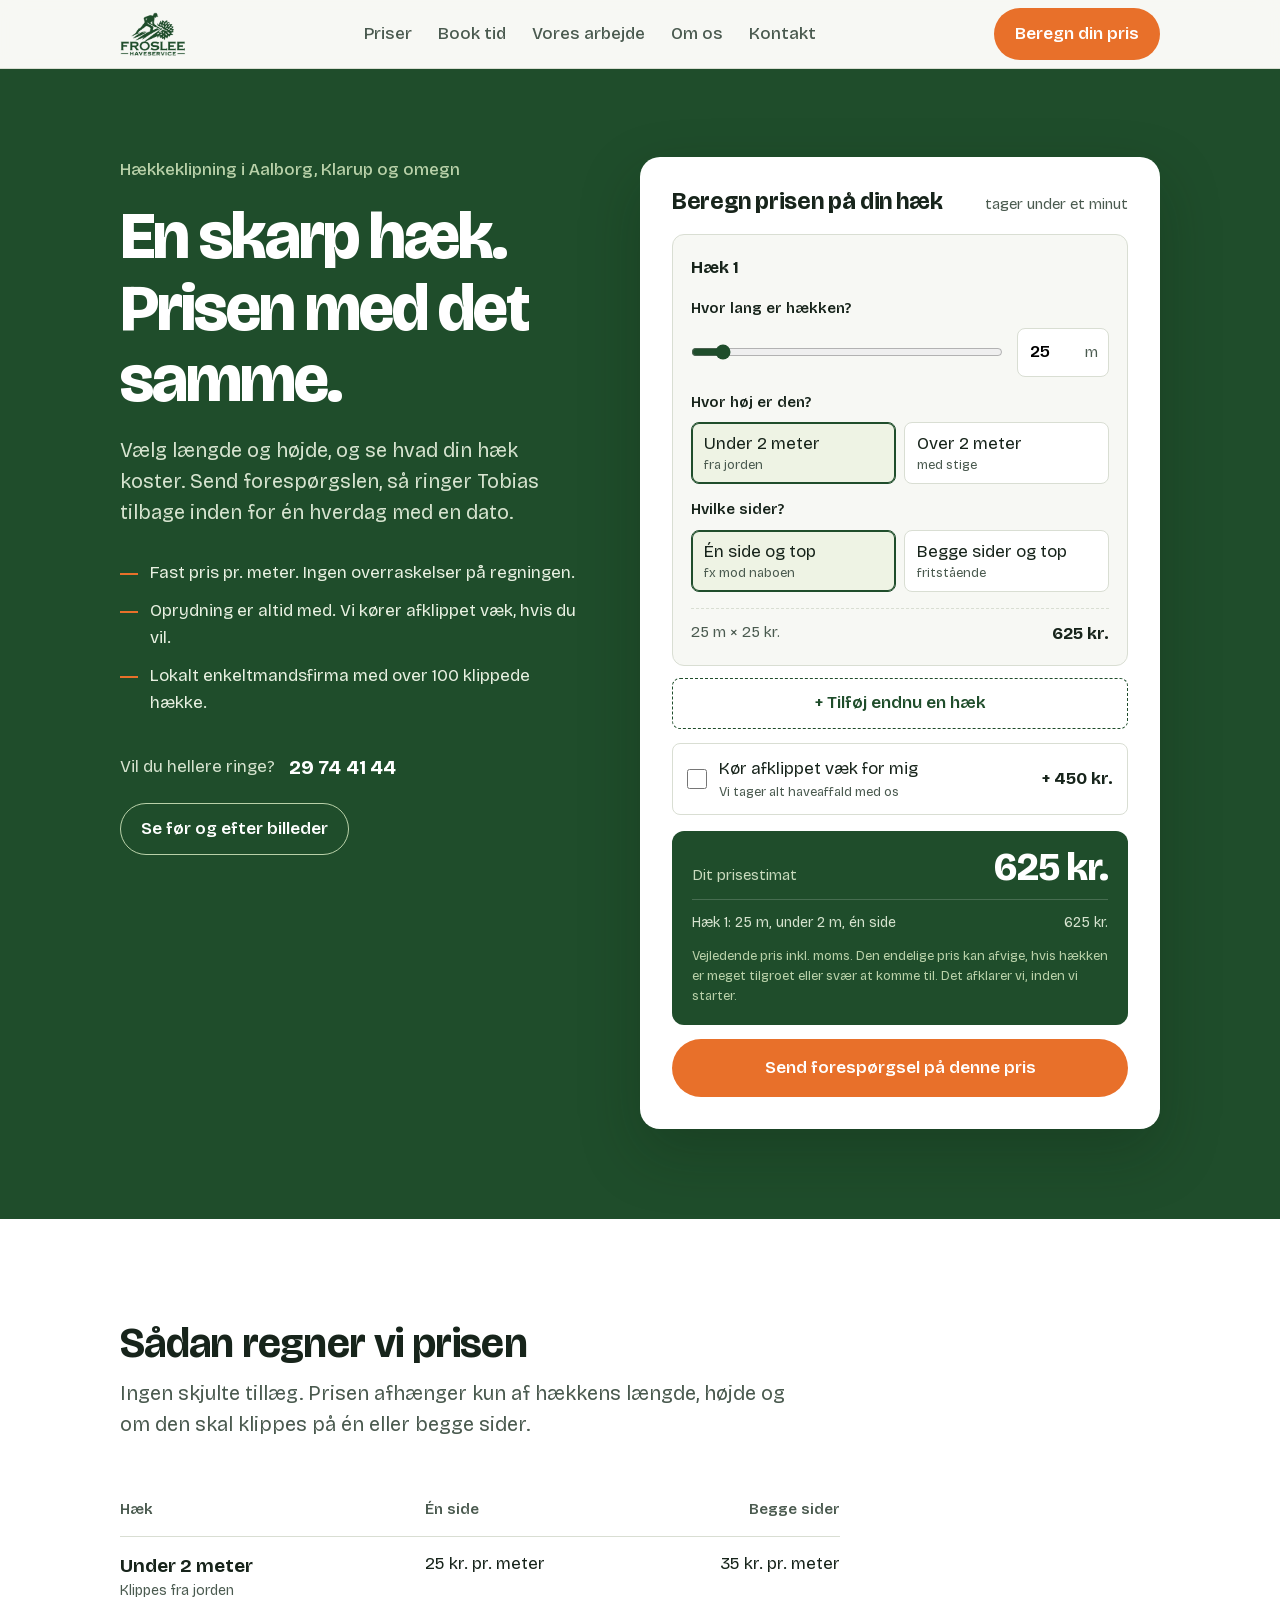
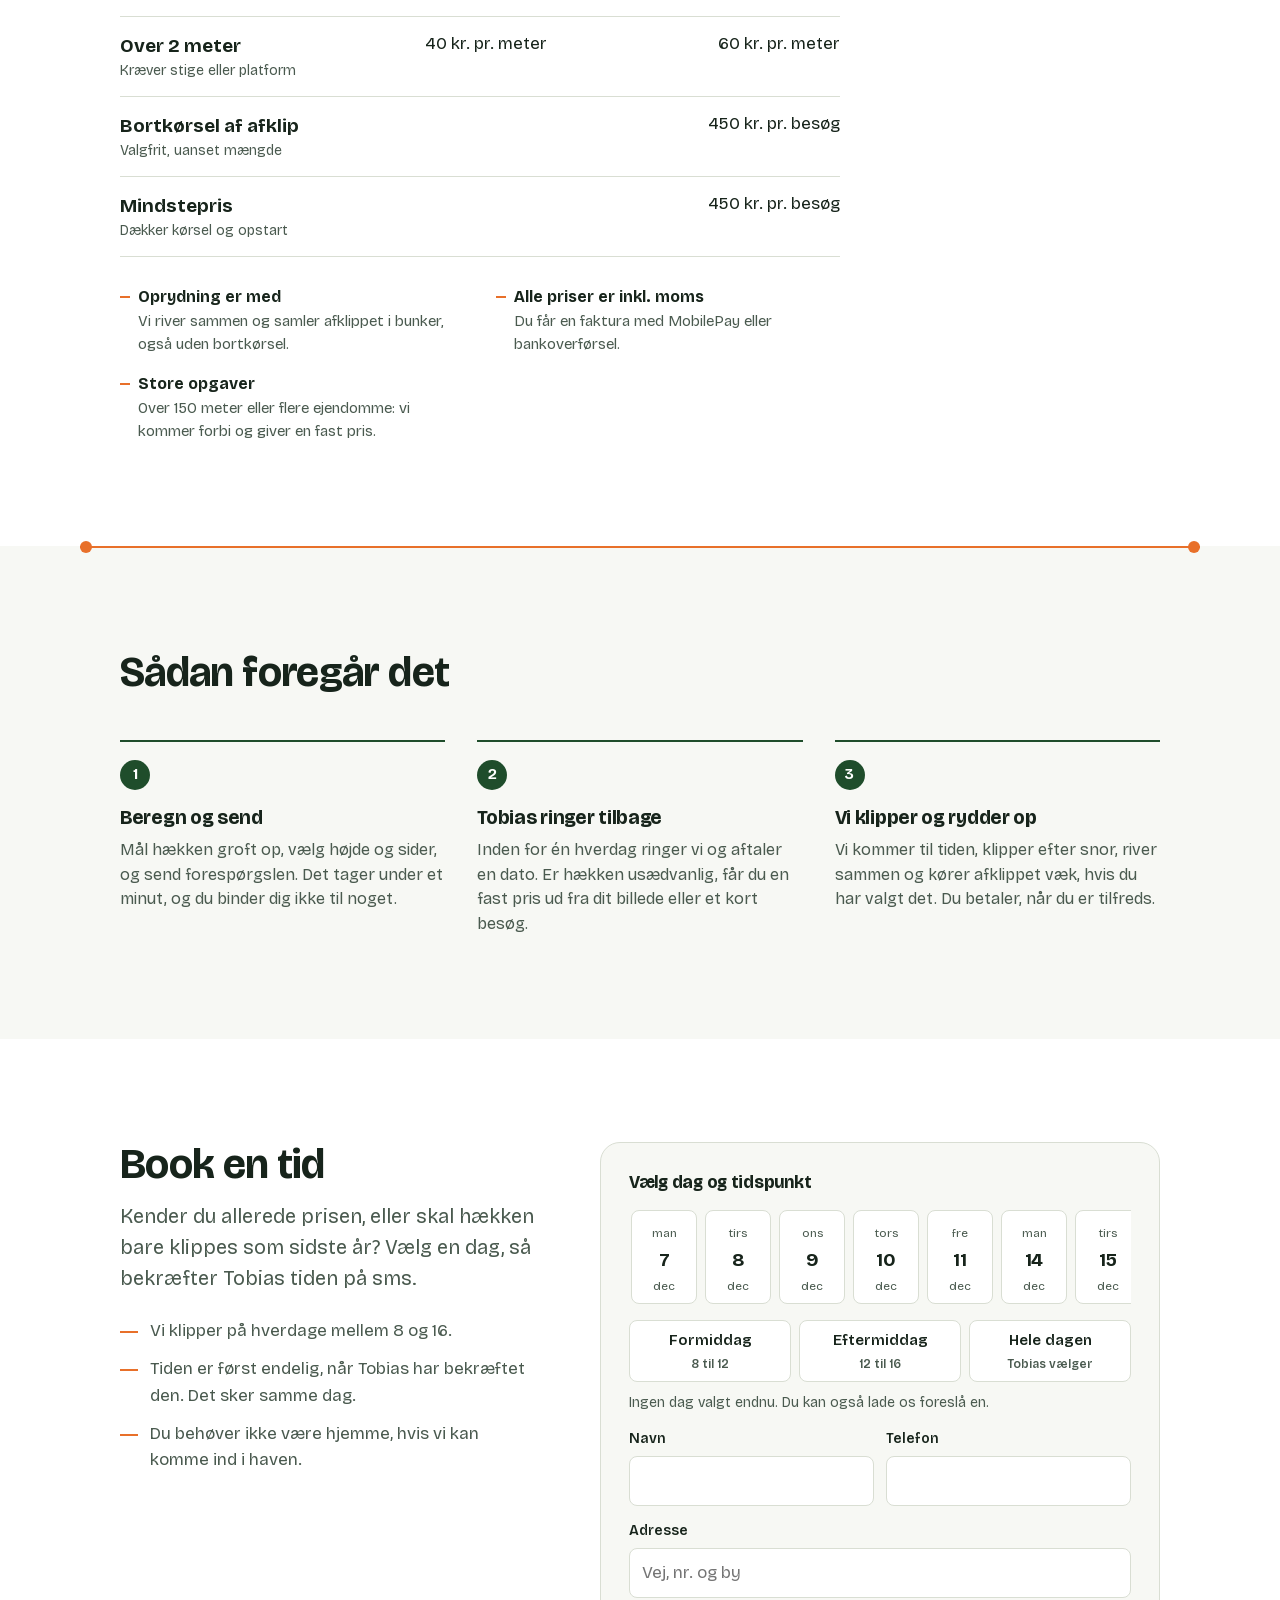
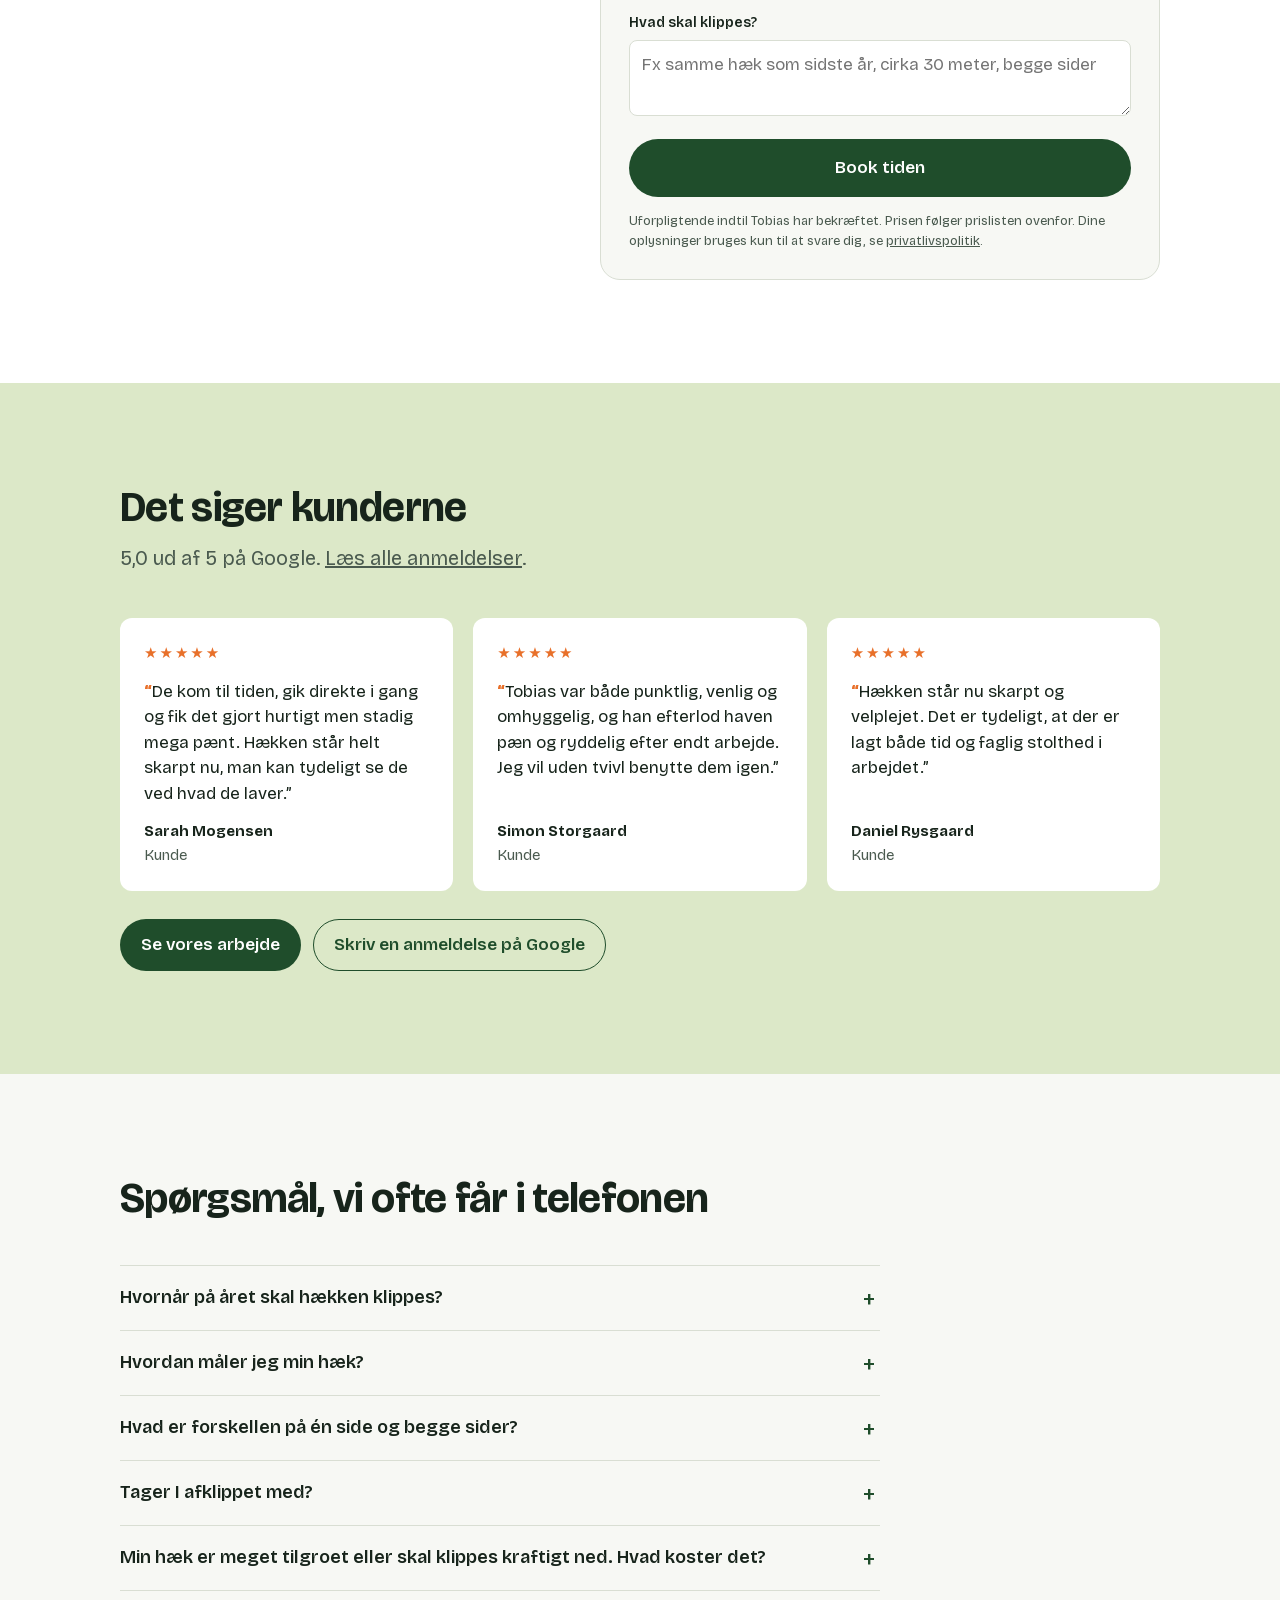
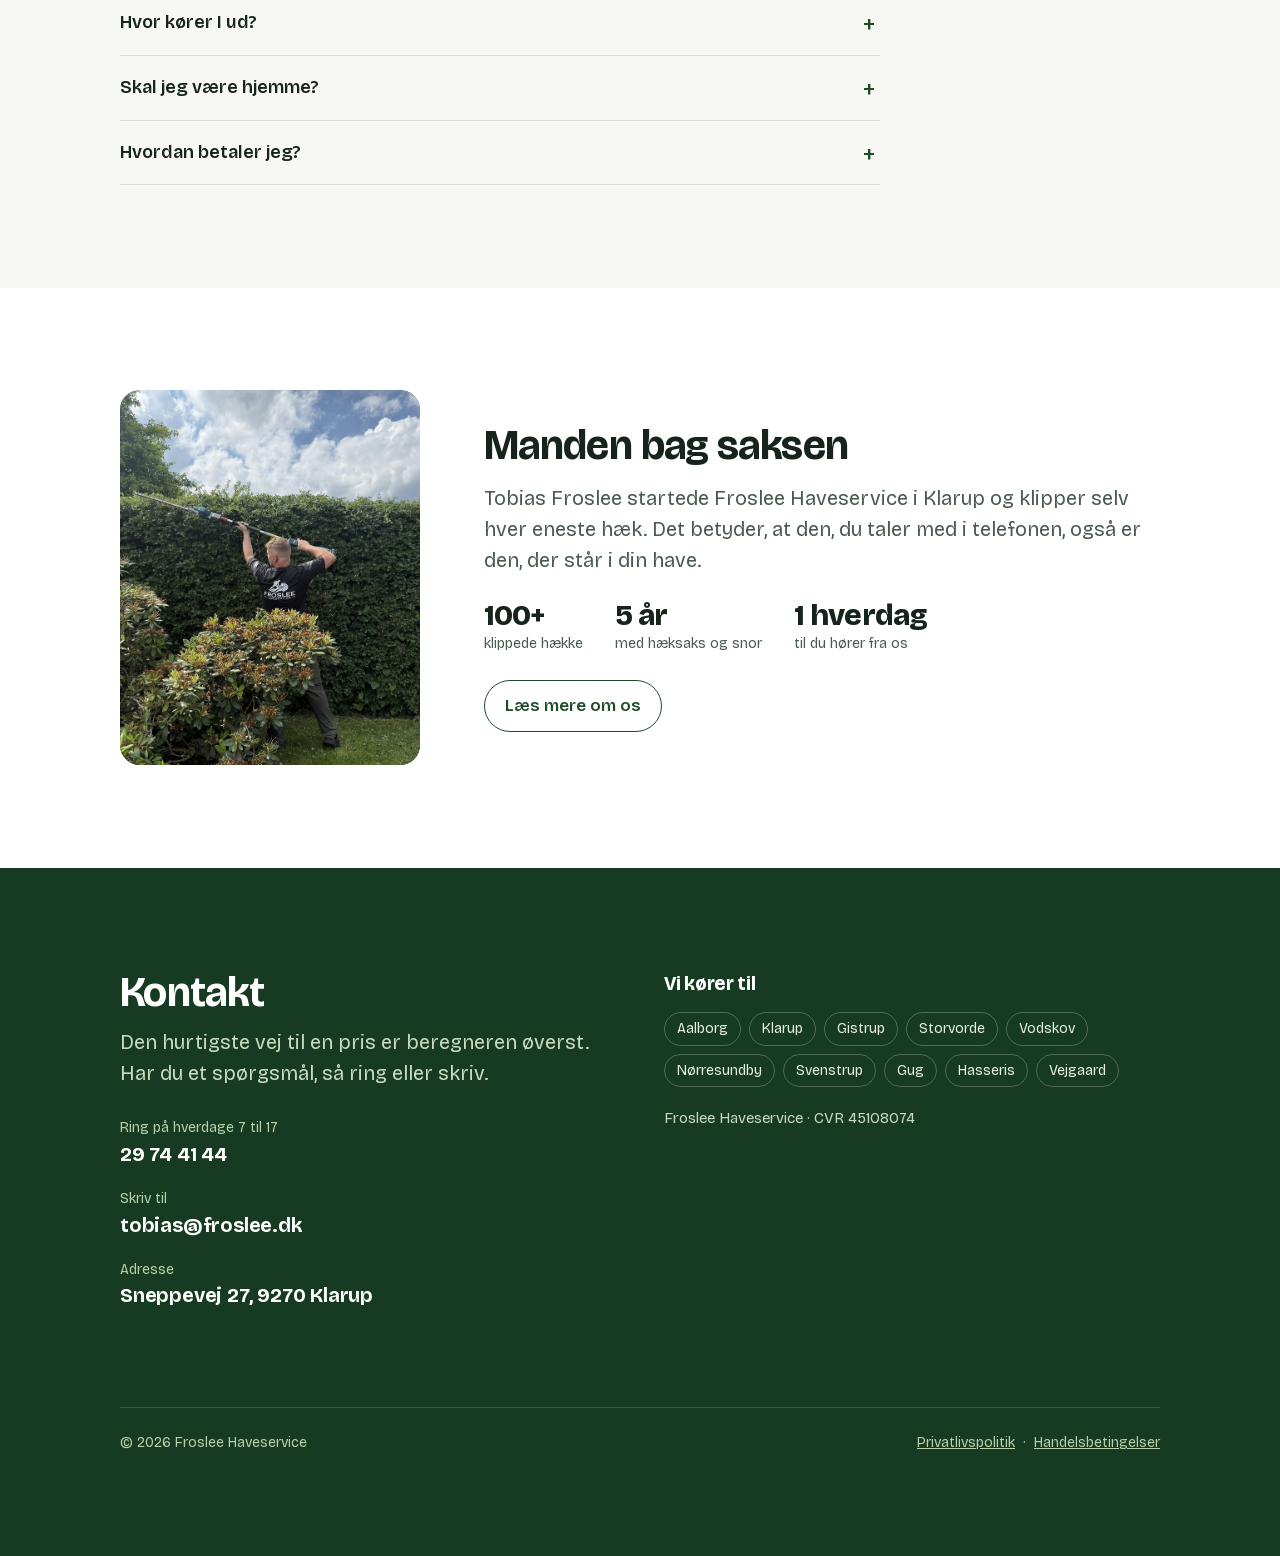
<file: index.html>
<!doctype html>
<html lang="da">
<head>
<meta charset="utf-8">
<meta name="viewport" content="width=device-width, initial-scale=1">
<title>Froslee Haveservice</title>
<meta name="description" content="Hækkeklipning i Aalborg, Klarup og omegn. Beregn prisen på din hæk med det samme og send en forespørgsel.">
<link rel="stylesheet" href="fonts.css?v=202610250201">
<link rel="icon" type="image/png" sizes="32x32" href="img/favicon-32.png">
<link rel="apple-touch-icon" href="img/apple-touch-icon.png">
<meta name="theme-color" content="#1F4D2B">
<link rel="canonical" href="https://froslee.dk/">
<meta property="og:type" content="website">
<meta property="og:site_name" content="Froslee Haveservice">
<meta property="og:locale" content="da_DK">
<meta property="og:title" content="Froslee Haveservice · Hækkeklipning i Aalborg">
<meta property="og:description" content="Hækkeklipning i Aalborg og omegn. Beregn prisen på din hæk med det samme og book en tid.">
<meta property="og:url" content="https://froslee.dk/">
<meta property="og:image" content="https://froslee.dk/img/og.jpg">
<meta property="og:image:width" content="1200">
<meta property="og:image:height" content="630">
<meta name="twitter:card" content="summary_large_image">
<link rel="stylesheet" href="styles.css?v=202610250201">
<script type="application/ld+json">{"@context": "https://schema.org", "@type": "LocalBusiness", "name": "Froslee Haveservice", "description": "Hækkeklipning for private og virksomheder i Aalborg og omegn.", "url": "https://froslee.dk/", "image": "https://froslee.dk/img/og.jpg", "logo": "https://froslee.dk/img/icon-512.png", "telephone": "+4529744144", "email": "tobias@froslee.dk", "vatID": "DK45108074", "sameAs": ["https://maps.google.com/?cid=10139848527342528436"], "founder": {"@type": "Person", "name": "Tobias Froslee"}, "address": {"@type": "PostalAddress", "streetAddress": "Sneppevej 27", "postalCode": "9270", "addressLocality": "Klarup", "addressCountry": "DK"}, "areaServed": ["Aalborg", "Klarup", "Gistrup", "Storvorde", "Vodskov", "Nørresundby", "Svenstrup", "Gug", "Hasseris", "Vejgaard"], "openingHoursSpecification": [{"@type": "OpeningHoursSpecification", "dayOfWeek": ["Monday", "Tuesday", "Wednesday", "Thursday", "Friday"], "opens": "07:00", "closes": "17:00"}], "priceRange": "25-60 kr. pr. meter", "makesOffer": {"@type": "Offer", "itemOffered": {"@type": "Service", "name": "Hækkeklipning", "areaServed": "Aalborg"}}}</script>
</head>
<body>

<header>
  <div class="wrap nav">
    <a class="brand" href="/"><img src="img/logo-dark.png" alt="Froslee Haveservice"></a>
    <ul>
      <li><a href="/#priser">Priser</a></li>
      <li><a href="/#book">Book tid</a></li>
      <li><a href="/arbejde">Vores arbejde</a></li>
      <li><a href="/om-os">Om os</a></li>
      <li><a href="/#kontakt">Kontakt</a></li>
    </ul>
    <a class="btn btn-primary" href="/#beregn">Beregn din pris</a>
  </div>
</header>

<main id="top">
<section class="hero">
  <div class="wrap">
    <div>
      <p class="hero-kicker">Hækkeklipning i Aalborg, Klarup og omegn</p>
      <h1>En skarp hæk.<br>Prisen med det samme.</h1>
      <p class="lede" style="margin-top:20px">Vælg længde og højde, og se hvad din hæk koster. Send forespørgslen, så ringer Tobias tilbage inden for én hverdag med en dato.</p>
      <ul class="hero-points">
        <li>Fast pris pr. meter. Ingen overraskelser på regningen.</li>
        <li>Oprydning er altid med. Vi kører afklippet væk, hvis du vil.</li>
        <li>Lokalt enkeltmandsfirma med over 100 klippede hække.</li>
      </ul>
      <div class="hero-call">
        <span>Vil du hellere ringe?</span>
        <a class="tel" href="tel:+4529744144">29 74 41 44</a>
      </div>
      <p style="margin-top:20px"><a class="btn btn-ghost btn-light" href="/arbejde">Se før og efter billeder</a></p>
    </div>

    <form class="calc" id="beregn" novalidate>
      <div class="calc-head">
        <h2>Beregn prisen på din hæk</h2>
        <span>tager under et minut</span>
      </div>

      <div id="hedges"></div>

      <button type="button" class="add" id="addHedge">+ Tilføj endnu en hæk</button>

      <label class="check">
        <input type="checkbox" id="waste">
        <span class="grow">Kør afklippet væk for mig<small>Vi tager alt haveaffald med os</small></span>
        <b>+ 450 kr.</b>
      </label>

      <div class="total" aria-live="polite">
        <div class="total-row">
          <span class="lbl">Dit prisestimat</span>
          <span class="amt" id="totalAmt">625 kr.</span>
        </div>
        <ul id="breakdown"></ul>
        <p class="fine">Vejledende pris inkl. moms. Den endelige pris kan afvige, hvis hækken er meget tilgroet eller svær at komme til. Det afklarer vi, inden vi starter.</p>
      </div>

      <details class="req" id="req">
        <summary><span class="btn btn-primary btn-block">Send forespørgsel på denne pris</span></summary>
        <div class="req-form">
          <h3>Hvor skal vi komme hen?</h3>
          <div class="grid2">
            <div class="in"><label for="name">Navn</label><input id="name" name="name" autocomplete="name" required></div>
            <div class="in"><label for="phone">Telefon</label><input id="phone" name="phone" type="tel" autocomplete="tel" required></div>
          </div>
          <div class="in"><label for="address">Adresse</label><input id="address" name="address" autocomplete="street-address" placeholder="Vej, nr. og by" required></div>
          <div class="in"><label for="email">E-mail</label><input id="email" name="email" type="email" autocomplete="email" required><small>Så kan vi også svare dig på mail.</small></div>
          <div class="in"><span class="lbl-l">Hvornår passer det?</span><div class="book" data-book="calc"></div></div>
          <p style="font-size:14px;color:var(--ink-2);margin:0">Har du et billede af hækken? Send det på sms til <a href="sms:+4529744144">29 74 41 44</a>, så kan vi give en fast pris uden at komme forbi først.</p>
          <div class="in"><label for="msg">Er der noget, vi skal vide?</label><textarea id="msg" name="msg" rows="2" placeholder="Fx svær adgang, hund i haven, eller at hækken er meget tilgroet"></textarea></div>
          <div class="hp" aria-hidden="true"><label>Lad feltet stå tomt<input name="_gotcha" tabindex="-1" autocomplete="off"></label></div>
          <button type="submit" class="btn btn-dark btn-block">Send forespørgsel</button>
          <p style="font-size:13px;color:var(--ink-2)">Uforpligtende. Vi ringer tilbage inden for én hverdag. Dine oplysninger bruges kun til at svare dig, se <a href="/privatliv">privatlivspolitik</a>.</p>
        </div>
      </details>

      <div class="sent" id="sent" role="status">
        <h3>Tak, din forespørgsel er sendt</h3>
        <p id="sentText"></p>
      </div>
    </form>
  </div>
</section>

<section class="prices" id="priser">
  <div class="wrap">
    <div class="sec-head">
      <h2>Sådan regner vi prisen</h2>
      <p class="lede">Ingen skjulte tillæg. Prisen afhænger kun af hækkens længde, højde og om den skal klippes på én eller begge sider.</p>
    </div>
    <table class="price-table">
      <thead><tr><th>Hæk</th><th>Én side</th><th>Begge sider</th></tr></thead>
      <tbody>
        <tr><td><b>Under 2 meter</b><small>Klippes fra jorden</small></td><td>25 kr. pr. meter</td><td>35 kr. pr. meter</td></tr>
        <tr><td><b>Over 2 meter</b><small>Kræver stige eller platform</small></td><td>40 kr. pr. meter</td><td>60 kr. pr. meter</td></tr>
        <tr><td><b>Bortkørsel af afklip</b><small>Valgfrit, uanset mængde</small></td><td colspan="2">450 kr. pr. besøg</td></tr>
        <tr><td><b>Mindstepris</b><small>Dækker kørsel og opstart</small></td><td colspan="2">450 kr. pr. besøg</td></tr>
      </tbody>
    </table>
    <div class="incl">
      <div><b>Oprydning er med</b>Vi river sammen og samler afklippet i bunker, også uden bortkørsel.</div>
      <div><b>Alle priser er inkl. moms</b>Du får en faktura med MobilePay eller bankoverførsel.</div>
      <div><b>Store opgaver</b>Over 150 meter eller flere ejendomme: vi kommer forbi og giver en fast pris.</div>
    </div>
  </div>
</section>

<div class="snor" role="presentation"></div>

<section class="steps" id="saadan">
  <div class="wrap">
    <div class="sec-head">
      <h2>Sådan foregår det</h2>
    </div>
    <ol>
      <li><h3>Beregn og send</h3><p>Mål hækken groft op, vælg højde og sider, og send forespørgslen. Det tager under et minut, og du binder dig ikke til noget.</p></li>
      <li><h3>Tobias ringer tilbage</h3><p>Inden for én hverdag ringer vi og aftaler en dato. Er hækken usædvanlig, får du en fast pris ud fra dit billede eller et kort besøg.</p></li>
      <li><h3>Vi klipper og rydder op</h3><p>Vi kommer til tiden, klipper efter snor, river sammen og kører afklippet væk, hvis du har valgt det. Du betaler, når du er tilfreds.</p></li>
    </ol>
  </div>
</section>

<section class="booksec" id="book">
  <div class="wrap">
    <div>
      <h2>Book en tid</h2>
      <p class="lede" style="margin-top:14px">Kender du allerede prisen, eller skal hækken bare klippes som sidste år? Vælg en dag, så bekræfter Tobias tiden på sms.</p>
      <ul class="book-points">
        <li>Vi klipper på hverdage mellem 8 og 16.</li>
        <li>Tiden er først endelig, når Tobias har bekræftet den. Det sker samme dag.</li>
        <li>Du behøver ikke være hjemme, hvis vi kan komme ind i haven.</li>
      </ul>
    </div>
    <form class="bookform" id="bookForm" novalidate>
      <h3>Vælg dag og tidspunkt</h3>
      <div class="book" data-book="solo"></div>
      <div class="grid2">
        <div class="in"><label for="bname">Navn</label><input id="bname" name="name" autocomplete="name" required></div>
        <div class="in"><label for="bphone">Telefon</label><input id="bphone" name="phone" type="tel" autocomplete="tel" required></div>
      </div>
      <div class="in"><label for="baddress">Adresse</label><input id="baddress" name="address" autocomplete="street-address" placeholder="Vej, nr. og by" required></div>
      <div class="in"><label for="bmsg">Hvad skal klippes?</label><textarea id="bmsg" name="msg" rows="2" placeholder="Fx samme hæk som sidste år, cirka 30 meter, begge sider"></textarea></div>
      <div class="hp" aria-hidden="true"><label>Lad feltet stå tomt<input name="_gotcha" tabindex="-1" autocomplete="off"></label></div>
      <button type="submit" class="btn btn-dark btn-block">Book tiden</button>
      <p style="font-size:13px;color:var(--ink-2);margin:0">Uforpligtende indtil Tobias har bekræftet. Prisen følger prislisten ovenfor. Dine oplysninger bruges kun til at svare dig, se <a href="/privatliv">privatlivspolitik</a>.</p>
      <div class="sent" id="bookSent" role="status" style="margin-top:0">
        <h3>Tak, din booking er sendt</h3>
        <p id="bookSentText"></p>
      </div>
    </form>
  </div>
</section>

<section class="reviews" id="anmeldelser">
  <div class="wrap">
    <div class="sec-head">
      <h2>Det siger kunderne</h2>
      <p class="lede">5,0 ud af 5 på Google. <a href="https://maps.google.com/?cid=10139848527342528436" rel="noopener">Læs alle anmeldelser</a>.</p>
    </div>
    <div class="rev-grid">
      <article class="rev">
        <div class="stars" aria-label="5 ud af 5 stjerner">★★★★★</div>
        <q>De kom til tiden, gik direkte i gang og fik det gjort hurtigt men stadig mega pænt. Hækken står helt skarpt nu, man kan tydeligt se de ved hvad de laver.</q>
        <footer><b>Sarah Mogensen</b>Kunde</footer>
      </article>
      <article class="rev">
        <div class="stars" aria-label="5 ud af 5 stjerner">★★★★★</div>
        <q>Tobias var både punktlig, venlig og omhyggelig, og han efterlod haven pæn og ryddelig efter endt arbejde. Jeg vil uden tvivl benytte dem igen.</q>
        <footer><b>Simon Storgaard</b>Kunde</footer>
      </article>
      <article class="rev">
        <div class="stars" aria-label="5 ud af 5 stjerner">★★★★★</div>
        <q>Hækken står nu skarpt og velplejet. Det er tydeligt, at der er lagt både tid og faglig stolthed i arbejdet.</q>
        <footer><b>Daniel Rysgaard</b>Kunde</footer>
      </article>
    </div>
    <p style="margin-top:28px;display:flex;gap:12px;flex-wrap:wrap"><a class="btn btn-dark" href="/arbejde">Se vores arbejde</a><a class="btn btn-ghost" href="https://maps.google.com/?cid=10139848527342528436" rel="noopener">Skriv en anmeldelse på Google</a></p>
  </div>
</section>

<section id="faq">
  <div class="wrap">
    <div class="sec-head">
      <h2>Spørgsmål, vi ofte får i telefonen</h2>
    </div>
    <div class="faq-list">
      <details><summary>Hvornår på året skal hækken klippes?</summary><p>De fleste hække klippes én gang i slutningen af juni og eventuelt igen i august eller september. Bøgehæk tåler fint en enkelt klipning i sommeren. Vi klipper fra april til oktober, og de bedste tider i kalenderen går først.</p></details>
      <details><summary>Hvordan måler jeg min hæk?</summary><p>Gå langs hækken med almindelige skridt: ét skridt er cirka én meter. Et groft tal er nok. Vi måler præcist, når vi kommer, og prisen reguleres kun, hvis længden afviger meget.</p></details>
      <details><summary>Hvad er forskellen på én side og begge sider?</summary><p>Står hækken i skel, klipper vi typisk kun din side og toppen. Står den frit, eller vil naboen gerne have sin side klippet samtidig, vælger du begge sider. Toppen er altid med.</p></details>
      <details><summary>Tager I afklippet med?</summary><p>Ja, mod 450 kr. pr. besøg uanset mængde. Vælger du det fra, river vi stadig sammen og lægger afklippet i bunker, hvor du vil have det.</p></details>
      <details><summary>Min hæk er meget tilgroet eller skal klippes kraftigt ned. Hvad koster det?</summary><p>En kraftig nedskæring tager længere tid end en almindelig klipning, så det giver vi en fast pris på. Send et billede med forespørgslen, så får du prisen, når vi ringer tilbage.</p></details>
      <details><summary>Hvor kører I ud?</summary><p>Aalborg og en radius på cirka 25 km: Klarup, Gistrup, Storvorde, Vodskov, Nørresundby, Svenstrup, Gug og Hasseris. Bor du længere væk, så skriv til os alligevel.</p></details>
      <details><summary>Skal jeg være hjemme?</summary><p>Nej. Hvis vi kan komme ind i haven, klarer vi det selv. Vi sender en besked, når vi er færdige, og fakturaen kommer på mail.</p></details>
      <details><summary>Hvordan betaler jeg?</summary><p>Du får en faktura på mail efter arbejdet og betaler med MobilePay eller bankoverførsel inden for 8 dage.</p></details>
    </div>
  </div>
</section>

<section class="about" id="om">
  <div class="wrap">
    <div class="portrait"><img src="img/tobias-arbejde.jpg" alt="Tobias Froslee klipper toppen af en høj hæk med stangsaks"></div>
    <div>
      <h2>Manden bag saksen</h2>
      <p class="lede" style="margin-top:14px">Tobias Froslee startede Froslee Haveservice i Klarup og klipper selv hver eneste hæk. Det betyder, at den, du taler med i telefonen, også er den, der står i din have.</p>
      <div class="about-facts">
        <div><b>100+</b><span>klippede hække</span></div>
        <div><b>5 år</b><span>med hæksaks og snor</span></div>
        <div><b>1 hverdag</b><span>til du hører fra os</span></div>
      </div>
      <p style="margin-top:24px"><a class="btn btn-ghost" href="/om-os">Læs mere om os</a></p>
    </div>
  </div>
</section>

<section class="contact" id="kontakt">
  <div class="wrap">
    <div>
      <h2>Kontakt</h2>
      <p class="lede" style="margin-top:12px">Den hurtigste vej til en pris er beregneren øverst. Har du et spørgsmål, så ring eller skriv.</p>
      <ul class="c-list">
        <li><span>Ring på hverdage 7 til 17</span><a href="tel:+4529744144">29 74 41 44</a></li>
        <li><span>Skriv til</span><a href="mailto:tobias@froslee.dk">tobias@froslee.dk</a></li>
        <li><span>Adresse</span><a href="https://maps.google.com/?q=Sneppevej+27,+9270+Klarup">Sneppevej 27, 9270 Klarup</a></li>
      </ul>
    </div>
    <div>
      <h3 style="color:#fff">Vi kører til</h3>
      <div class="areas">
        <span>Aalborg</span><span>Klarup</span><span>Gistrup</span><span>Storvorde</span><span>Vodskov</span><span>Nørresundby</span><span>Svenstrup</span><span>Gug</span><span>Hasseris</span><span>Vejgaard</span>
      </div>
      <p style="margin-top:20px;font-size:15px">Froslee Haveservice · CVR 45108074</p>
    </div>
    <div class="foot" style="grid-column:1/-1">
      <span>© 2026 Froslee Haveservice</span>
      <span><a href="/privatliv">Privatlivspolitik</a> &nbsp;·&nbsp; <a href="/handelsbetingelser">Handelsbetingelser</a></span>
    </div>
  </div>
</section>
</main>

<div class="sticky-cta">
  <a class="btn btn-ghost" href="tel:+4529744144">Ring</a>
  <a class="btn btn-primary" href="#beregn">Beregn din pris</a>
</div>

<script>
(function(){
  // Prices in kr. These would come from WordPress settings; the server must recalculate on submit.
  var P = {under_1:25, under_2:35, over_1:40, over_2:60, waste:450, minimum:450, maxLen:300, bigJob:150};
  var hedgesEl = document.getElementById('hedges');
  var hedges = [];
  var fmt = function(n){ return n.toLocaleString('da-DK') + ' kr.'; };

  function render(){
    hedgesEl.innerHTML = '';
    hedges.forEach(function(h, i){
      var el = document.createElement('div');
      el.className = 'hedge';
      el.innerHTML =
        '<div class="hedge-top"><strong>Hæk ' + (i+1) + '</strong><button type="button" data-remove="'+i+'"' + (hedges.length<2?' disabled':'') + '>Fjern</button></div>' +
        '<div class="field"><label for="len'+i+'">Hvor lang er hækken?</label>' +
          '<div class="len"><input type="range" id="len'+i+'" min="1" max="'+P.maxLen+'" value="'+h.len+'" data-len="'+i+'">' +
          '<div class="num"><input type="number" min="1" max="'+P.maxLen+'" value="'+h.len+'" data-lennum="'+i+'" aria-label="Længde i meter"><span>m</span></div></div></div>' +
        '<div class="field"><span class="lbl">Hvor høj er den?</span><div class="seg">' +
          '<label><input type="radio" name="h'+i+'" value="under" '+(h.height==='under'?'checked':'')+' data-h="'+i+'"><span>Under 2 meter<small>fra jorden</small></span></label>' +
          '<label><input type="radio" name="h'+i+'" value="over" '+(h.height==='over'?'checked':'')+' data-h="'+i+'"><span>Over 2 meter<small>med stige</small></span></label></div></div>' +
        '<div class="field"><span class="lbl">Hvilke sider?</span><div class="seg">' +
          '<label><input type="radio" name="s'+i+'" value="1" '+(h.sides===1?'checked':'')+' data-s="'+i+'"><span>Én side og top<small>fx mod naboen</small></span></label>' +
          '<label><input type="radio" name="s'+i+'" value="2" '+(h.sides===2?'checked':'')+' data-s="'+i+'"><span>Begge sider og top<small>fritstående</small></span></label></div></div>' +
        '<div class="hedge-sum"><span>'+h.len+' m × '+rate(h)+' kr.</span><b>'+fmt(price(h))+'</b></div>';
      hedgesEl.appendChild(el);
    });
    total();
  }
  function rate(h){ return P[h.height + '_' + h.sides]; }
  function price(h){ return h.len * rate(h); }

  function total(){
    var sum = 0, lines = [], totalLen = 0;
    hedges.forEach(function(h,i){ sum += price(h); totalLen += h.len; lines.push({l:'Hæk '+(i+1)+': '+h.len+' m, '+(h.height==='under'?'under':'over')+' 2 m, '+(h.sides===1?'én side':'begge sider'), v:price(h)}); });
    if (sum < P.minimum) { lines.push({l:'Mindstepris pr. besøg', v:P.minimum - sum}); sum = P.minimum; }
    var waste = document.getElementById('waste').checked;
    if (waste) { lines.push({l:'Bortkørsel af afklip', v:P.waste}); sum += P.waste; }
    document.getElementById('totalAmt').textContent = fmt(sum);
    var ul = document.getElementById('breakdown');
    ul.innerHTML = lines.map(function(x){ return '<li><span>'+x.l+'</span><span>'+fmt(x.v)+'</span></li>'; }).join('');
    if (totalLen > P.bigJob) ul.innerHTML += '<li class="note">Over '+P.bigJob+' m: vi kommer gerne forbi og giver en fast pris, ofte lavere end estimatet.</li>';
    return sum;
  }

  hedgesEl.addEventListener('input', function(e){
    var t = e.target, i;
    if (t.dataset.len !== undefined || t.dataset.lennum !== undefined) {
      i = +(t.dataset.len !== undefined ? t.dataset.len : t.dataset.lennum);
      var v = Math.max(1, Math.min(P.maxLen, parseInt(t.value,10) || 1));
      hedges[i].len = v;
      var box = t.closest('.hedge');
      box.querySelector('[data-len]').value = v;
      if (t.dataset.lennum === undefined) box.querySelector('[data-lennum]').value = v;
      box.querySelector('.hedge-sum').innerHTML = '<span>'+v+' m × '+rate(hedges[i])+' kr.</span><b>'+fmt(price(hedges[i]))+'</b>';
      total();
    }
  });
  hedgesEl.addEventListener('change', function(e){
    var t = e.target;
    if (t.dataset.h !== undefined) { hedges[+t.dataset.h].height = t.value; render(); }
    if (t.dataset.s !== undefined) { hedges[+t.dataset.s].sides = +t.value; render(); }
  });
  hedgesEl.addEventListener('click', function(e){
    var b = e.target.closest('[data-remove]');
    if (b) { hedges.splice(+b.dataset.remove, 1); render(); }
  });
  document.getElementById('addHedge').addEventListener('click', function(){
    hedges.push({len:10, height:'under', sides:1}); render();
    var last = hedgesEl.lastElementChild; if (last) last.querySelector('[data-lennum]').focus();
  });
  document.getElementById('waste').addEventListener('change', total);

  // Booking picker: the next 12 open weekdays and three time options.
  // Closed days come from lukkedage.json (single dates + fixed weekdays), so Tobias
  // can block a day off or a fully booked day without touching the page.
  var CLOSED = {datoer: [], ugedage: []};
  var SLOTS = [
    {id:'am',  label:'Formiddag',   hint:'8 til 12'},
    {id:'pm',  label:'Eftermiddag', hint:'12 til 16'},
    {id:'any', label:'Hele dagen',  hint:'Tobias vælger'}
  ];
  var dayShort = new Intl.DateTimeFormat('da-DK', {weekday:'short'});
  var monShort = new Intl.DateTimeFormat('da-DK', {month:'short'});
  var dayLong  = new Intl.DateTimeFormat('da-DK', {weekday:'long', day:'numeric', month:'long'});
  function iso(d){ return d.getFullYear() + '-' + String(d.getMonth()+1).padStart(2,'0') + '-' + String(d.getDate()).padStart(2,'0'); }
  function isOpen(d){
    if (d.getDay() === 0 || d.getDay() === 6) return false;
    if (CLOSED.ugedage.indexOf(d.getDay()) !== -1) return false;
    return CLOSED.datoer.indexOf(iso(d)) === -1;
  }
  function weekdays(n){
    var out = [], d = new Date(), guard = 0; d.setHours(0,0,0,0);
    while (out.length < n && guard++ < 60) { d.setDate(d.getDate()+1); if (isOpen(d)) out.push(new Date(d)); }
    return out;
  }
  function makeBooking(root){
    var state = {date:null, slot:null};
    root.innerHTML = '<div class="days" role="group" aria-label="Vælg dag"></div><div class="slots" role="group" aria-label="Vælg tidspunkt"></div><p class="picked"></p><input type="hidden" name="date"><input type="hidden" name="slot">';
    var days = root.querySelector('.days'), slots = root.querySelector('.slots'), picked = root.querySelector('.picked');
    weekdays(12).forEach(function(d){
      var b = document.createElement('button'); b.type = 'button'; b.className = 'day'; b.setAttribute('aria-pressed','false');
      b.dataset.iso = iso(d);
      b.innerHTML = '<span>' + dayShort.format(d).replace('.','') + '</span><b>' + d.getDate() + '</b><small>' + monShort.format(d).replace('.','') + '</small>';
      b.addEventListener('click', function(){ state.date = (state.date === d) ? null : d; paint(); });
      days.appendChild(b);
    });
    SLOTS.forEach(function(s){
      var b = document.createElement('button'); b.type = 'button'; b.className = 'slot'; b.dataset.slot = s.id; b.setAttribute('aria-pressed','false');
      b.innerHTML = s.label + '<small>' + s.hint + '</small>';
      b.addEventListener('click', function(){ state.slot = (state.slot === s.id) ? null : s.id; paint(); });
      slots.appendChild(b);
    });
    function paint(){
      days.querySelectorAll('.day').forEach(function(b){ b.setAttribute('aria-pressed', String(!!state.date && b.dataset.iso === iso(state.date))); });
      slots.querySelectorAll('.slot').forEach(function(b){ b.setAttribute('aria-pressed', String(b.dataset.slot === state.slot)); });
      root.querySelector('[name=date]').value = state.date ? iso(state.date) : '';
      root.querySelector('[name=slot]').value = state.slot || '';
      picked.innerHTML = state.date ? 'Valgt: <b>' + text() + '</b>' : 'Ingen dag valgt endnu. Du kan også lade os foreslå en.';
    }
    function text(){
      if (!state.date) return 'hurtigst muligt';
      var s = SLOTS.filter(function(x){ return x.id === state.slot; })[0];
      return dayLong.format(state.date) + (s && s.id !== 'any' ? ', ' + s.label.toLowerCase() : '');
    }
    paint();
    root.getText = text;
    return root;
  }
  var bookings = {};
  function buildBookings(){
    document.querySelectorAll('[data-book]').forEach(function(el){ bookings[el.dataset.book] = makeBooking(el); });
  }
  buildBookings();
  fetch('lukkedage.json', {cache: 'no-store'}).then(function(r){ return r.ok ? r.json() : null; }).then(function(j){
    if (!j) return;
    CLOSED.datoer = Array.isArray(j.datoer) ? j.datoer : [];
    CLOSED.ugedage = Array.isArray(j.ugedage) ? j.ugedage.map(Number) : [];
    if (CLOSED.datoer.length || CLOSED.ugedage.length) buildBookings();
  }).catch(function(){});

  function validate(f, fields){
    if (f._gotcha.value) return false; // honeypot
    var ok = true;
    fields.forEach(function(n){ var el = f[n]; if (!el.value.trim()) { ok = false; el.setAttribute('aria-invalid','true'); el.style.borderColor = '#C0392B'; } else { el.removeAttribute('aria-invalid'); el.style.borderColor=''; } });
    if (!ok) f.querySelector('[aria-invalid]').focus();
    return ok;
  }

  // Sending: both forms post JSON to Formspree, which emails the recipient set on the form.
  var ENDPOINT = 'https://formspree.io/f/xvkzejkj';
  function send(payload, btn, onOk, onFail){
    var label = btn.textContent; btn.disabled = true; btn.textContent = 'Sender…';
    fetch(ENDPOINT, {method:'POST', headers:{'Content-Type':'application/json','Accept':'application/json'}, body:JSON.stringify(payload)})
      .then(function(r){ if (!r.ok) throw new Error(r.status); onOk(); })
      .catch(function(){ btn.disabled = false; btn.textContent = label; onFail(); });
  }
  function failNote(f){
    var p = f.querySelector('.fail');
    if (!p) { p = document.createElement('p'); p.className = 'fail'; p.style.cssText = 'color:#C0392B;font-size:14px;margin:0'; f.querySelector('button[type=submit]').insertAdjacentElement('afterend', p); }
    p.textContent = 'Det lykkedes ikke at sende. Prøv igen, eller ring til os på 29 74 41 44.';
  }
  function hedgeLines(){
    return hedges.map(function(h,i){ return 'Hæk ' + (i+1) + ': ' + h.len + ' m, ' + (h.height==='under'?'under':'over') + ' 2 m, ' + (h.sides===1?'én side':'begge sider') + ' = ' + fmt(price(h)); }).join('\n');
  }

  document.getElementById('beregn').addEventListener('submit', function(e){
    e.preventDefault();
    var f = e.target;
    if (!validate(f, ['name','phone','address','email'])) return;
    var sum = total();
    var when = bookings.calc.getText();
    var payload = {
      _subject: 'Ny forespørgsel: ' + f.address.value.trim() + ' – ' + fmt(sum),
      _replyto: f.email.value.trim(),
      type: 'Prisforespørgsel',
      navn: f.name.value.trim(), telefon: f.phone.value.trim(), adresse: f.address.value.trim(), email: f.email.value.trim(),
      estimat: fmt(sum), haekke: hedgeLines(), bortkoersel: document.getElementById('waste').checked ? 'Ja (+450 kr.)' : 'Nej',
      oensket_tid: when, besked: f.msg.value.trim()
    };
    send(payload, f.querySelector('button[type=submit]'), function(){
      document.getElementById('sentText').textContent = 'Vi har modtaget din forespørgsel på ' + fmt(sum) + '. Ønsket tid: ' + when + '. Tobias ringer til dig på ' + f.phone.value.trim() + ' inden for én hverdag.';
      document.getElementById('req').removeAttribute('open');
      document.getElementById('req').style.display = 'none';
      document.getElementById('sent').classList.add('show');
      document.getElementById('sent').scrollIntoView({block:'nearest', behavior:'smooth'});
    }, function(){ failNote(f); });
  });

  document.getElementById('bookForm').addEventListener('submit', function(e){
    e.preventDefault();
    var f = e.target;
    if (!validate(f, ['name','phone','address'])) return;
    var when = bookings.solo.getText();
    var payload = {
      _subject: 'Ny booking: ' + f.address.value.trim() + ' – ' + when,
      type: 'Booking',
      navn: f.name.value.trim(), telefon: f.phone.value.trim(), adresse: f.address.value.trim(),
      oensket_tid: when, hvad_skal_klippes: f.msg.value.trim()
    };
    send(payload, f.querySelector('button[type=submit]'), function(){
      document.getElementById('bookSentText').textContent = 'Ønsket tid: ' + when + '. Tobias bekræfter på sms til ' + f.phone.value.trim() + ' i dag eller i morgen. Adressen er ' + f.address.value.trim() + '.';
      Array.prototype.forEach.call(f.querySelectorAll('.in, .book, .grid2, h3, button, p:not(#bookSentText)'), function(el){ if (!el.closest('.sent')) el.style.display = 'none'; });
      document.getElementById('bookSent').classList.add('show');
      document.getElementById('bookSent').scrollIntoView({block:'nearest', behavior:'smooth'});
    }, function(){ failNote(f); });
  });

  hedges.push({len:25, height:'under', sides:1});
  render();
})();
</script>
<script src="/content.js?v=202610250230" defer></script>
</body>
</html>
</file>
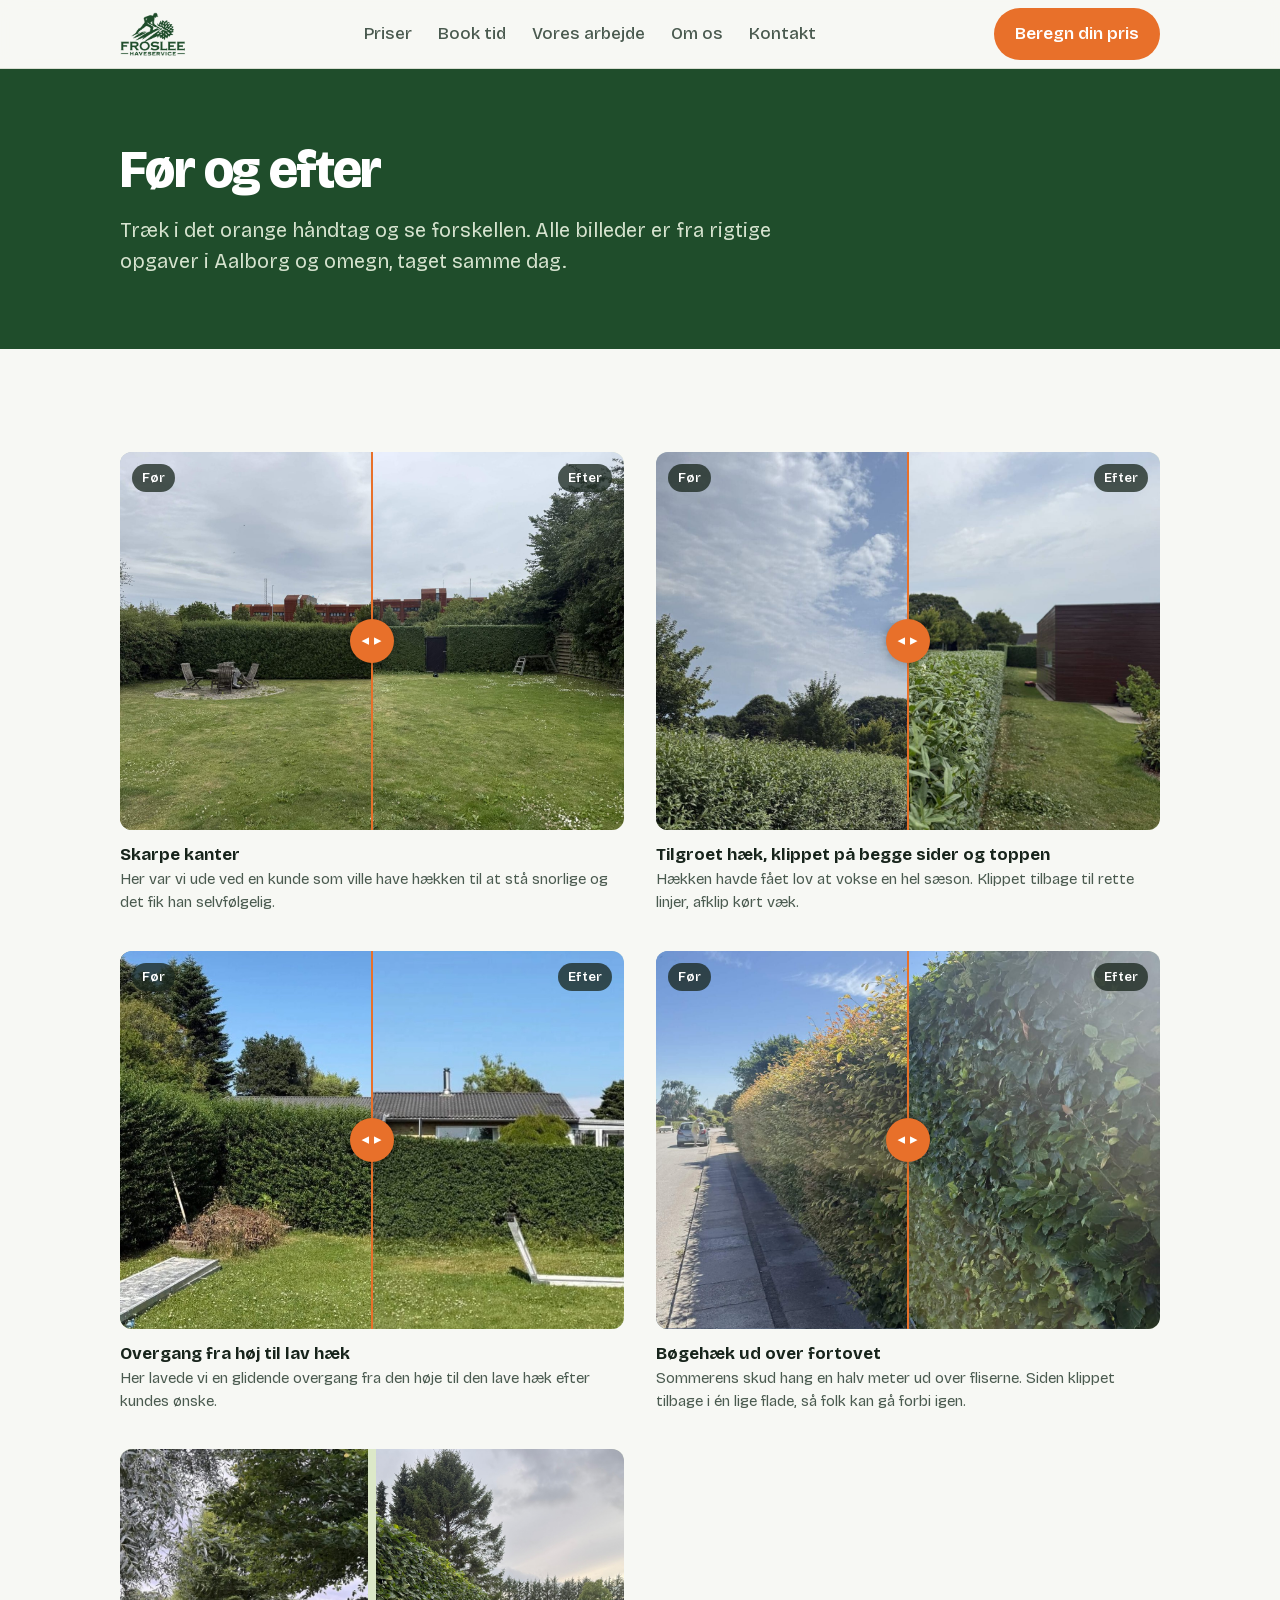
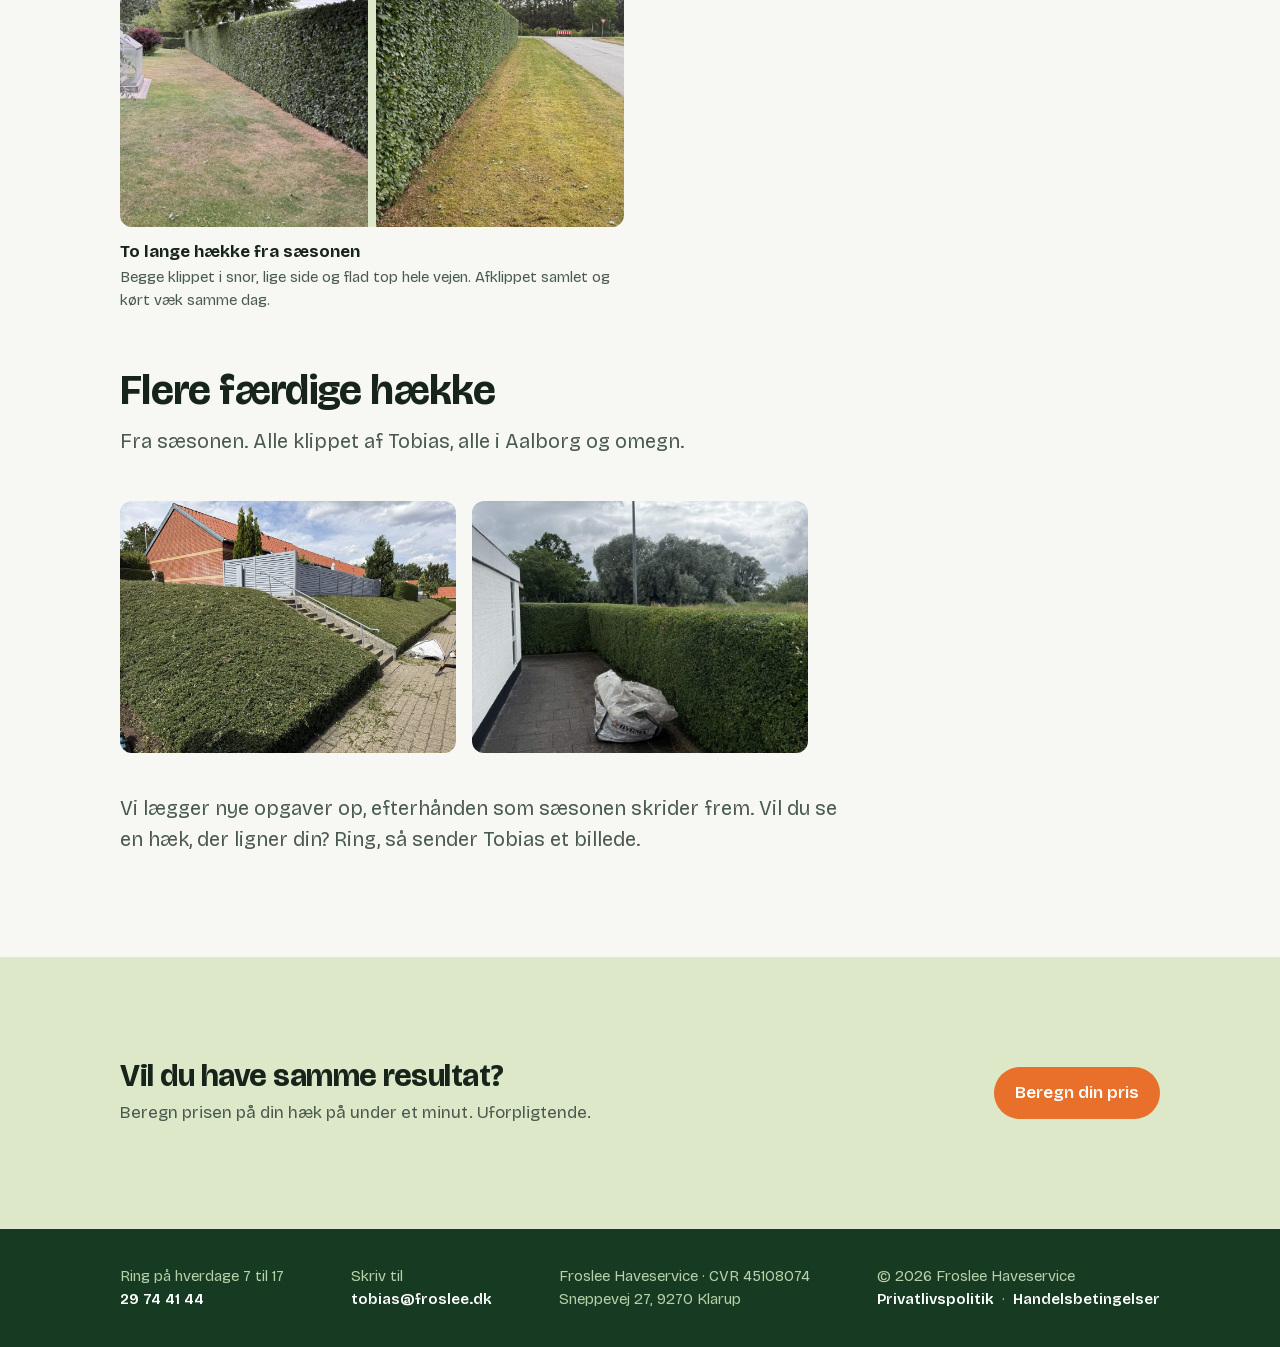
<file: arbejde.html>
<!doctype html>
<html lang="da">
<head>
<meta charset="utf-8">
<meta name="viewport" content="width=device-width, initial-scale=1">
<title>Vores arbejde · Froslee Haveservice</title>
<meta name="description" content="Før og efter billeder af hække, vi har klippet i Aalborg og omegn. Træk i billedet og se forskellen.">
<link rel="stylesheet" href="fonts.css?v=202610250201">
<link rel="icon" type="image/png" sizes="32x32" href="img/favicon-32.png">
<link rel="apple-touch-icon" href="img/apple-touch-icon.png">
<meta name="theme-color" content="#1F4D2B">
<link rel="canonical" href="https://froslee.dk/arbejde">
<meta property="og:type" content="website">
<meta property="og:site_name" content="Froslee Haveservice">
<meta property="og:locale" content="da_DK">
<meta property="og:title" content="Vores arbejde · Froslee Haveservice">
<meta property="og:description" content="Før og efter billeder af hække, vi har klippet i Aalborg og omegn.">
<meta property="og:url" content="https://froslee.dk/arbejde">
<meta property="og:image" content="https://froslee.dk/img/og.jpg">
<meta property="og:image:width" content="1200">
<meta property="og:image:height" content="630">
<meta name="twitter:card" content="summary_large_image">
<link rel="stylesheet" href="styles.css?v=202610250201">
</head>
<body>

<header>
  <div class="wrap nav">
    <a class="brand" href="/"><img src="img/logo-dark.png" alt="Froslee Haveservice"></a>
    <ul>
      <li><a href="/#priser">Priser</a></li>
      <li><a href="/#book">Book tid</a></li>
      <li><a href="/arbejde" aria-current="page">Vores arbejde</a></li>
      <li><a href="/om-os">Om os</a></li>
      <li><a href="/#kontakt">Kontakt</a></li>
    </ul>
    <a class="btn btn-primary" href="/#beregn">Beregn din pris</a>
  </div>
</header>

<main>
<section class="page-hero">
  <div class="wrap" style="grid-template-columns:1fr">
    <div>
      <h1>Før og efter</h1>
      <p class="lede">Træk i det orange håndtag og se forskellen. Alle billeder er fra rigtige opgaver i Aalborg og omegn, taget samme dag.</p>
    </div>
  </div>
</section>

<section>
  <div class="wrap">
    <div class="work" id="foer-efter">
      <figure>
        <div class="compare" style="--pos:50%">
          <img class="after" src="img/haek5-efter.jpg" alt="Havehæk efter klipning: flad top og lige sider hele vejen rundt om plænen">
          <img class="before" src="img/haek5-foer.jpg" alt="Havehæk før klipning: rund og pjusket i toppen">
          <span class="tag l">Før</span><span class="tag r">Efter</span>
          <div class="handle"></div>
          <input type="range" min="0" max="100" value="50" aria-label="Træk for at sammenligne før og efter">
        </div>
        <figcaption><b>Havehæk hele vejen rundt</b>Toppen var blevet rund og pjusket efter en sæsons vækst. Klippet flad og lige i siderne, så haven fik sine linjer tilbage.</figcaption>
      </figure>
      <figure>
        <div class="compare" style="--pos:50%">
          <img class="after" loading="lazy" src="img/haek1-efter.jpg" alt="Hækken efter klipning: lige top og glatte sider">
          <img class="before" loading="lazy" src="img/haek1-foer.jpg" alt="Hækken før klipning: bred og uregelmæssig">
          <span class="tag l">Før</span><span class="tag r">Efter</span>
          <div class="handle"></div>
          <input type="range" min="0" max="100" value="50" aria-label="Træk for at sammenligne før og efter">
        </div>
        <figcaption><b>Tilgroet hæk, klippet på begge sider og toppen</b>Hækken havde fået lov at vokse en hel sæson. Klippet tilbage til rette linjer, afklip kørt væk.</figcaption>
      </figure>
      <figure>
        <div class="compare" style="--pos:50%">
          <img class="after" loading="lazy" src="img/haek2-efter.jpg" alt="Høj hæk efter klipning med skarp overkant">
          <img class="before" loading="lazy" src="img/haek2-foer.jpg" alt="Høj hæk før klipning">
          <span class="tag l">Før</span><span class="tag r">Efter</span>
          <div class="handle"></div>
          <input type="range" min="0" max="100" value="50" aria-label="Træk for at sammenligne før og efter">
        </div>
        <figcaption><b>Høj hæk, klippet fra platform</b>Over 2 meter, så toppen er taget fra platform for at få en lige kant hele vejen.</figcaption>
      </figure>
      <figure>
        <div class="compare" style="--pos:50%">
          <img class="after" loading="lazy" src="img/haek3-efter.jpg" alt="Bøgehæk langs vejen efter klipning, siden står lige og fortovet er frit">
          <img class="before" loading="lazy" src="img/haek3-foer.jpg" alt="Bøgehæk langs vejen før klipning med lange gule skud ud over fortovet">
          <span class="tag l">Før</span><span class="tag r">Efter</span>
          <div class="handle"></div>
          <input type="range" min="0" max="100" value="50" aria-label="Træk for at sammenligne før og efter">
        </div>
        <figcaption><b>Bøgehæk ud over fortovet</b>Sommerens skud hang en halv meter ud over fliserne. Siden klippet tilbage i én lige flade, så folk kan gå forbi igen.</figcaption>
      </figure>
      <figure id="to-haekke">
        <div class="pair">
          <img loading="lazy" src="img/galleri-2.jpg" alt="Lang bøgehæk langs en plæne, klippet med lige side og flad top">
          <img loading="lazy" src="img/galleri-1.jpg" alt="Høj hæk med skarp kant langs en stor have">
        </div>
        <figcaption><b>To lange hække fra sæsonen</b>Begge klippet i snor, lige side og flad top hele vejen. Afklippet samlet og kørt væk samme dag.</figcaption>
      </figure>
    </div>
    <div class="sec-head" id="galleri" style="margin-top:56px">
      <h2>Flere færdige hække</h2>
      <p class="lede">Fra sæsonen. Alle klippet af Tobias, alle i Aalborg og omegn.</p>
    </div>
    <div class="gallery">
      <img loading="lazy" src="img/galleri-4.jpg" alt="Skrå hæk langs en trappe, klippet i et plant forløb">
      <img loading="lazy" src="img/galleri-5.jpg" alt="Afklip samlet i sæk ved siden af en nyklippet hæk, klar til bortkørsel">
    </div>
    <p class="lede" style="margin-top:40px">Vi lægger nye opgaver op, efterhånden som sæsonen skrider frem. Vil du se en hæk, der ligner din? Ring, så sender Tobias et billede.</p>
  </div>
</section>

<section class="cta-band">
  <div class="wrap">
    <div>
      <h2>Vil du have samme resultat?</h2>
      <p>Beregn prisen på din hæk på under et minut. Uforpligtende.</p>
    </div>
    <a class="btn btn-primary" href="/#beregn">Beregn din pris</a>
  </div>
</section>
</main>

<footer class="foot-min">
  <div class="wrap">
    <div><span>Ring på hverdage 7 til 17</span><a href="tel:+4529744144">29 74 41 44</a></div>
    <div><span>Skriv til</span><a href="mailto:tobias@froslee.dk">tobias@froslee.dk</a></div>
    <div><span>Froslee Haveservice · CVR 45108074</span>Sneppevej 27, 9270 Klarup</div>
    <div><span>© 2026 Froslee Haveservice</span><a href="/privatliv">Privatlivspolitik</a> &nbsp;·&nbsp; <a href="/handelsbetingelser">Handelsbetingelser</a></div>
  </div>
</footer>

<div class="sticky-cta">
  <a class="btn btn-ghost" href="tel:+4529744144">Ring</a>
  <a class="btn btn-primary" href="/#beregn">Beregn din pris</a>
</div>

<script>
  // Before/after sliders. Listens on the document, so sliders that content.js renders later work too.
  document.addEventListener('input', function(e){
    var r = e.target, c = r && r.closest ? r.closest('.compare') : null;
    if (c && r.type === 'range') c.style.setProperty('--pos', r.value + '%');
  });
</script>
<script src="/content.js?v=202610250230" defer></script>
</body>
</html>
</file>
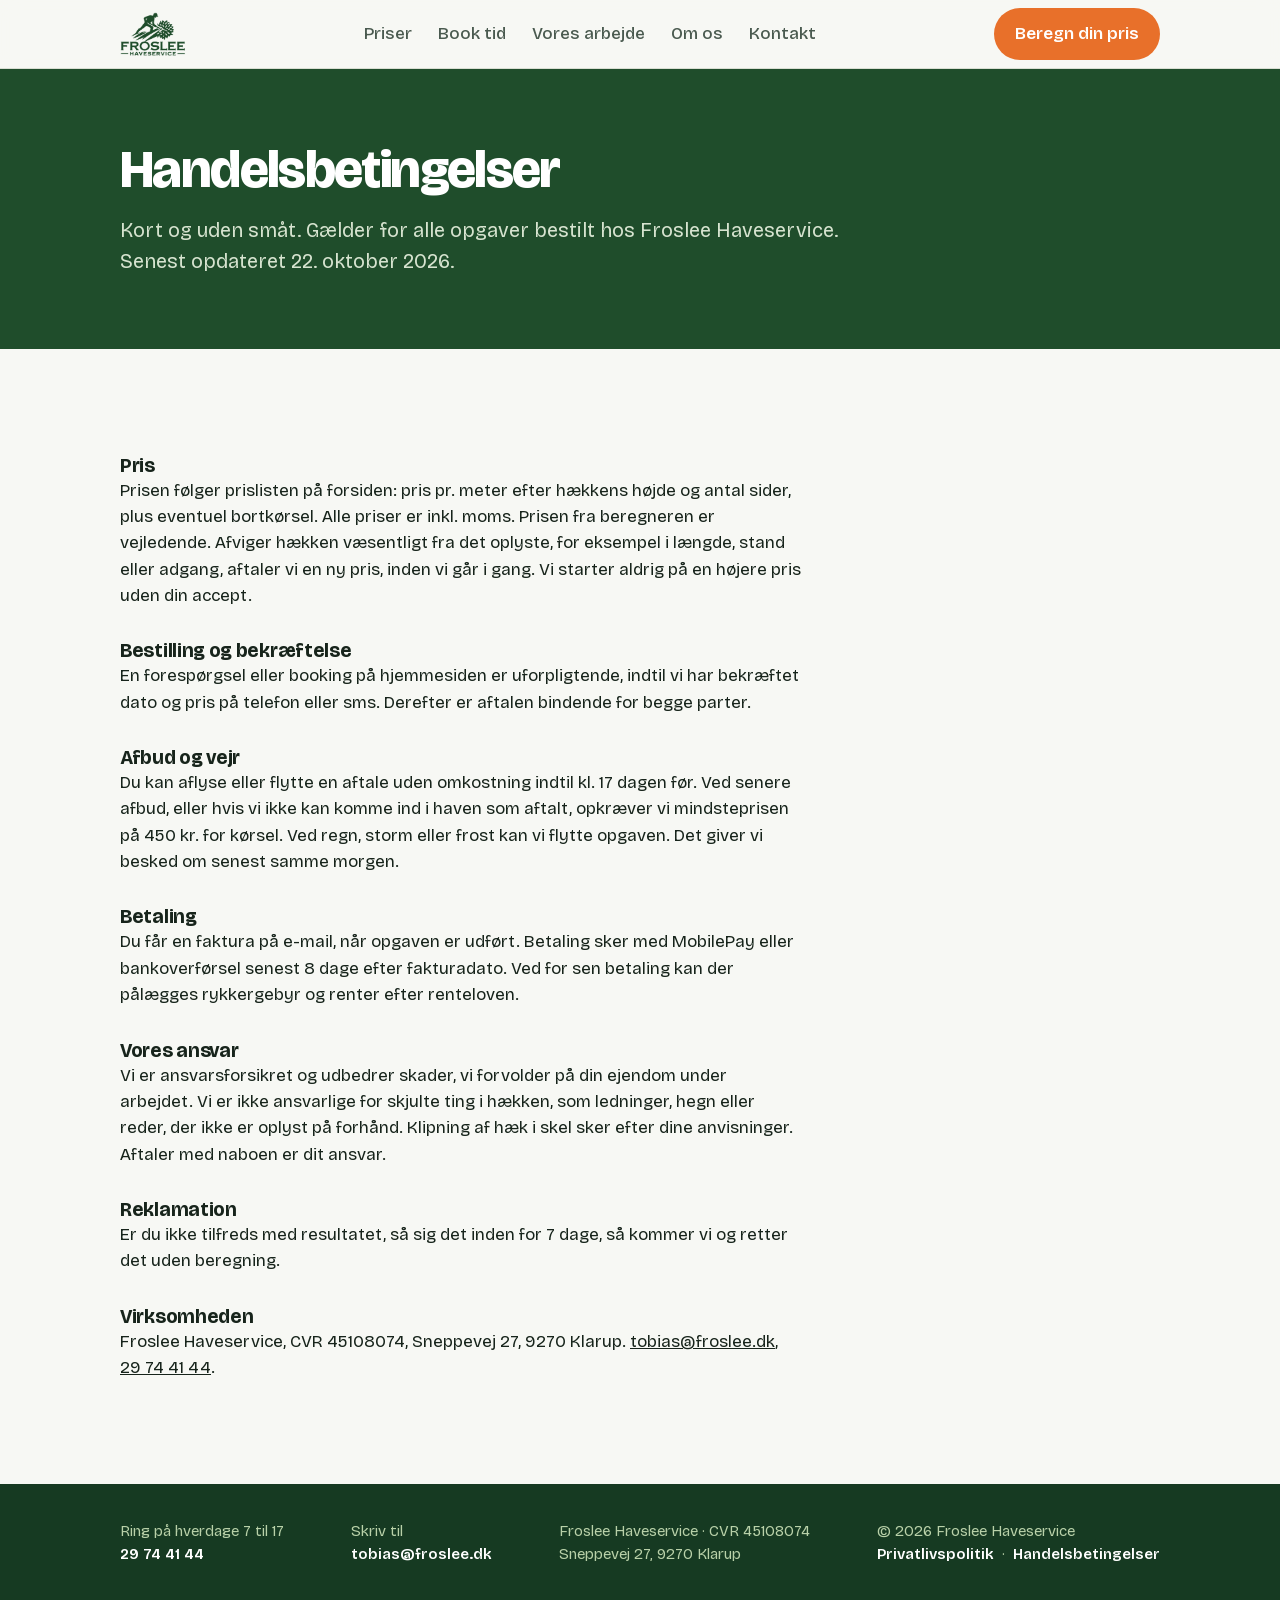
<file: handelsbetingelser.html>
<!doctype html>
<html lang="da">
<head>
<meta charset="utf-8">
<meta name="viewport" content="width=device-width, initial-scale=1">
<title>Handelsbetingelser · Froslee Haveservice</title>
<meta name="description" content="Pris, betaling, afbud og ansvar, når du bestiller hækkeklipning hos Froslee Haveservice.">
<meta name="robots" content="noindex">
<link rel="stylesheet" href="fonts.css?v=202610250201">
<link rel="icon" type="image/png" sizes="32x32" href="img/favicon-32.png">
<link rel="apple-touch-icon" href="img/apple-touch-icon.png">
<meta name="theme-color" content="#1F4D2B">
<link rel="stylesheet" href="styles.css?v=202610250201">
</head>
<body>

<header>
  <div class="wrap nav">
    <a class="brand" href="/"><img src="img/logo-dark.png" alt="Froslee Haveservice"></a>
    <ul>
      <li><a href="/#priser">Priser</a></li>
      <li><a href="/#book">Book tid</a></li>
      <li><a href="/arbejde">Vores arbejde</a></li>
      <li><a href="/om-os">Om os</a></li>
      <li><a href="/#kontakt">Kontakt</a></li>
    </ul>
    <a class="btn btn-primary" href="/#beregn">Beregn din pris</a>
  </div>
</header>

<main>
<section class="page-hero">
  <div class="wrap" style="grid-template-columns:1fr">
    <div>
      <h1>Handelsbetingelser</h1>
      <p class="lede">Kort og uden småt. Gælder for alle opgaver bestilt hos Froslee Haveservice. Senest opdateret 22. oktober 2026.</p>
    </div>
  </div>
</section>

<section>
  <div class="wrap">
    <div class="prose">
      <h3>Pris</h3>
      <p>Prisen følger prislisten på forsiden: pris pr. meter efter hækkens højde og antal sider, plus eventuel bortkørsel. Alle priser er inkl. moms. Prisen fra beregneren er vejledende. Afviger hækken væsentligt fra det oplyste, for eksempel i længde, stand eller adgang, aftaler vi en ny pris, inden vi går i gang. Vi starter aldrig på en højere pris uden din accept.</p>

      <h3 style="margin-top:28px">Bestilling og bekræftelse</h3>
      <p>En forespørgsel eller booking på hjemmesiden er uforpligtende, indtil vi har bekræftet dato og pris på telefon eller sms. Derefter er aftalen bindende for begge parter.</p>

      <h3 style="margin-top:28px">Afbud og vejr</h3>
      <p>Du kan aflyse eller flytte en aftale uden omkostning indtil kl. 17 dagen før. Ved senere afbud, eller hvis vi ikke kan komme ind i haven som aftalt, opkræver vi mindsteprisen på 450 kr. for kørsel. Ved regn, storm eller frost kan vi flytte opgaven. Det giver vi besked om senest samme morgen.</p>

      <h3 style="margin-top:28px">Betaling</h3>
      <p>Du får en faktura på e-mail, når opgaven er udført. Betaling sker med MobilePay eller bankoverførsel senest 8 dage efter fakturadato. Ved for sen betaling kan der pålægges rykkergebyr og renter efter renteloven.</p>

      <h3 style="margin-top:28px">Vores ansvar</h3>
      <p>Vi er ansvarsforsikret og udbedrer skader, vi forvolder på din ejendom under arbejdet. Vi er ikke ansvarlige for skjulte ting i hækken, som ledninger, hegn eller reder, der ikke er oplyst på forhånd. Klipning af hæk i skel sker efter dine anvisninger. Aftaler med naboen er dit ansvar.</p>

      <h3 style="margin-top:28px">Reklamation</h3>
      <p>Er du ikke tilfreds med resultatet, så sig det inden for 7 dage, så kommer vi og retter det uden beregning.</p>

      <h3 style="margin-top:28px">Virksomheden</h3>
      <p>Froslee Haveservice, CVR 45108074, Sneppevej 27, 9270 Klarup. <a href="mailto:tobias@froslee.dk">tobias@froslee.dk</a>, <a href="tel:+4529744144">29 74 41 44</a>.</p>
    </div>
  </div>
</section>
</main>

<footer class="foot-min">
  <div class="wrap">
    <div><span>Ring på hverdage 7 til 17</span><a href="tel:+4529744144">29 74 41 44</a></div>
    <div><span>Skriv til</span><a href="mailto:tobias@froslee.dk">tobias@froslee.dk</a></div>
    <div><span>Froslee Haveservice · CVR 45108074</span>Sneppevej 27, 9270 Klarup</div>
    <div><span>© 2026 Froslee Haveservice</span><a href="/privatliv">Privatlivspolitik</a> &nbsp;·&nbsp; <a href="/handelsbetingelser">Handelsbetingelser</a></div>
  </div>
</footer>
</body>
</html>
</file>
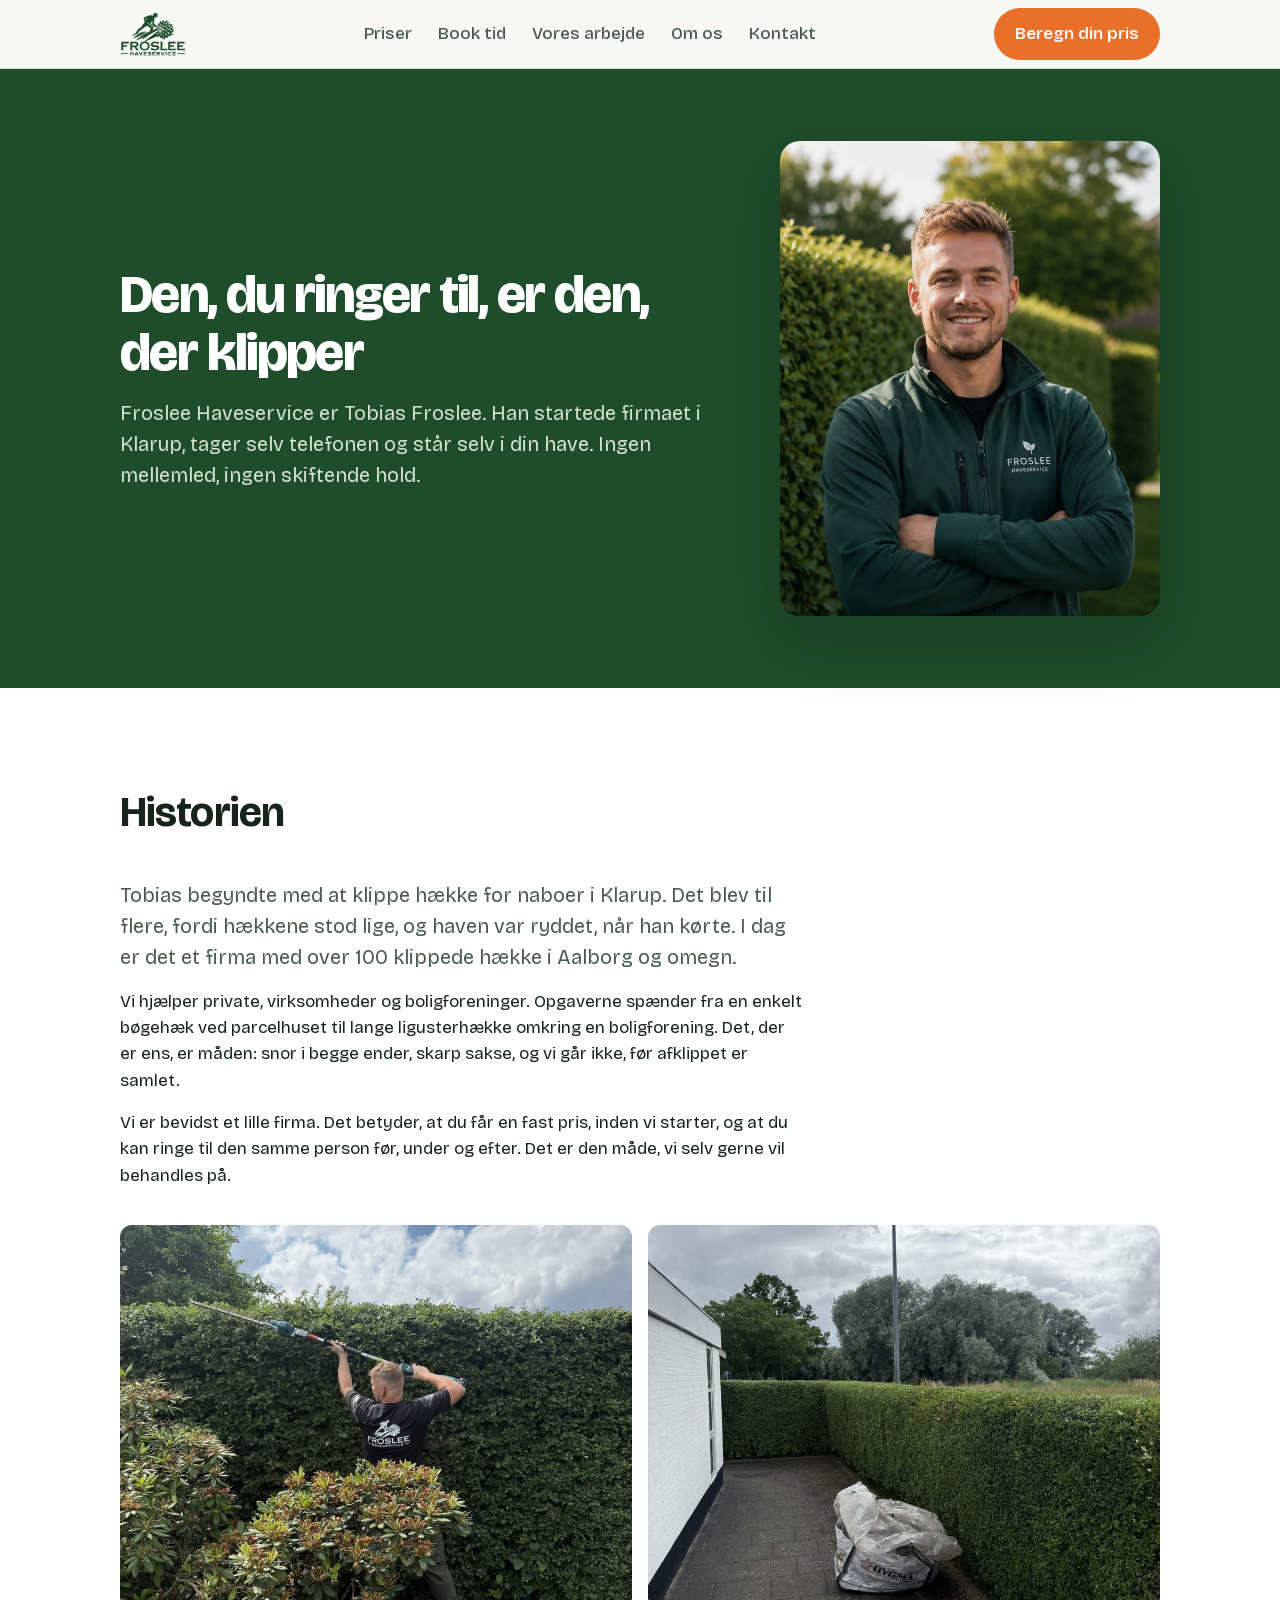
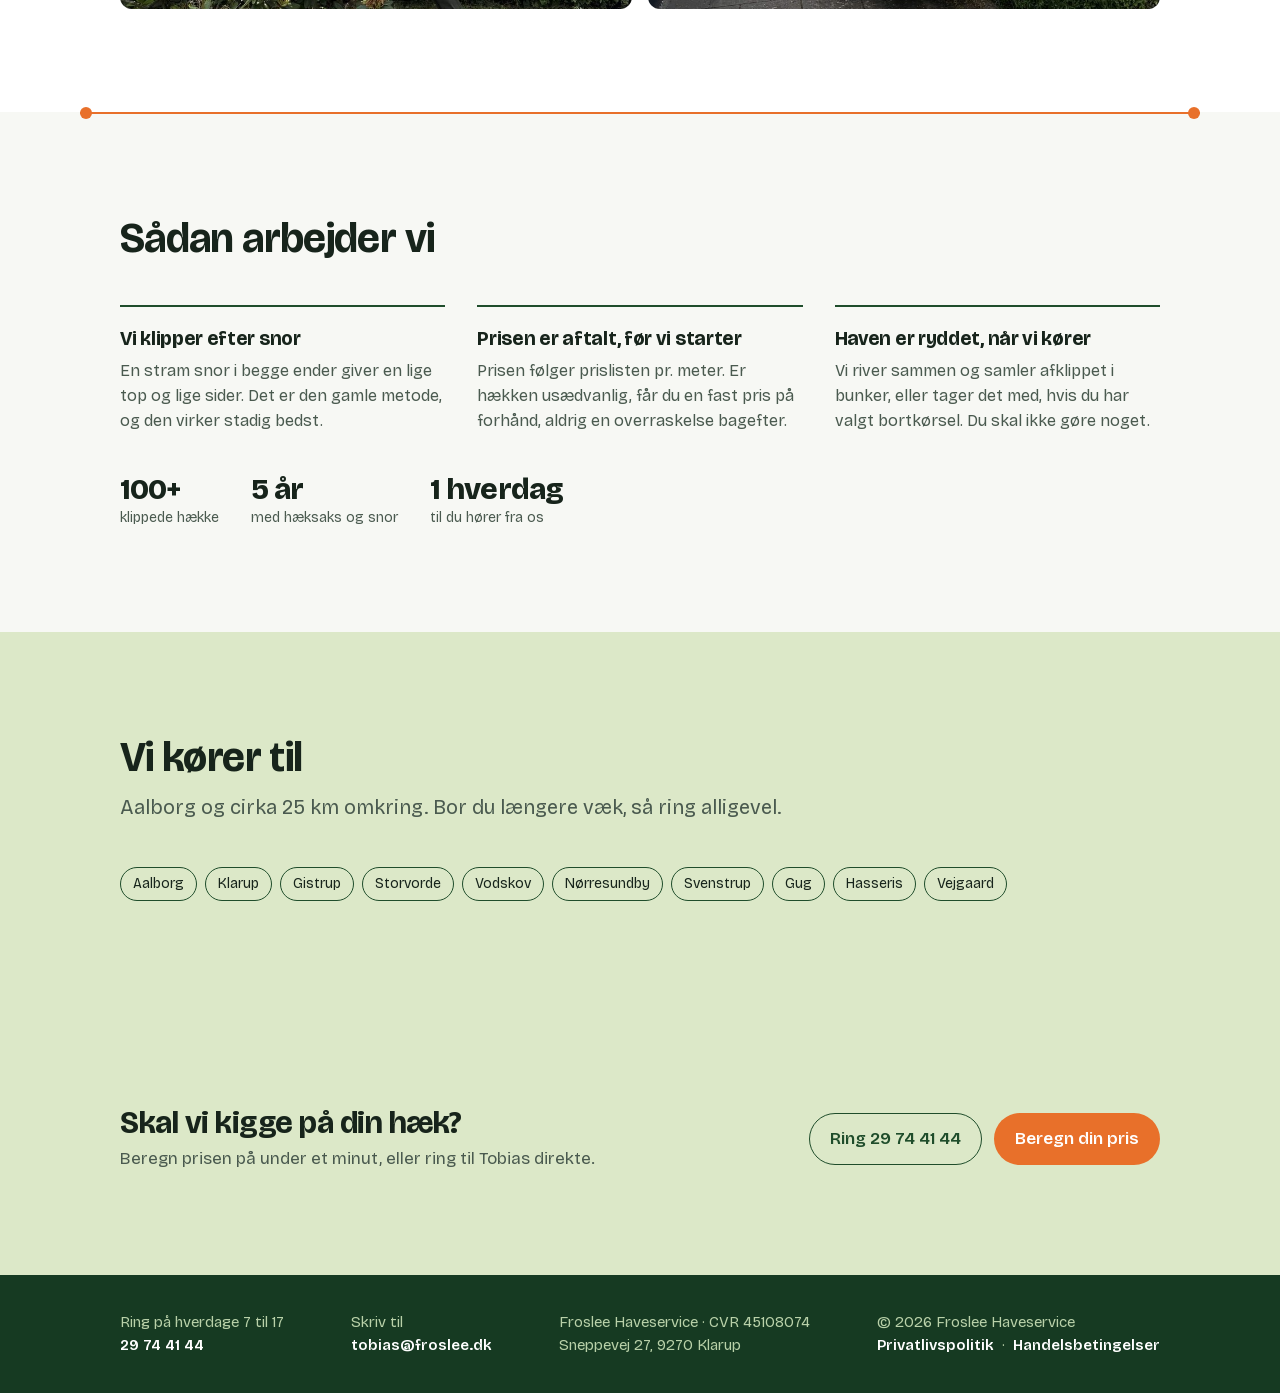
<file: om-os.html>
<!doctype html>
<html lang="da">
<head>
<meta charset="utf-8">
<meta name="viewport" content="width=device-width, initial-scale=1">
<title>Om os · Froslee Haveservice</title>
<meta name="description" content="Froslee Haveservice er Tobias Froslee, lokal hækkeklipper i Klarup. Han klipper selv hver hæk, rydder op og giver en fast pris.">
<link rel="stylesheet" href="fonts.css?v=202610250201">
<link rel="icon" type="image/png" sizes="32x32" href="img/favicon-32.png">
<link rel="apple-touch-icon" href="img/apple-touch-icon.png">
<meta name="theme-color" content="#1F4D2B">
<link rel="canonical" href="https://froslee.dk/om-os">
<meta property="og:type" content="website">
<meta property="og:site_name" content="Froslee Haveservice">
<meta property="og:locale" content="da_DK">
<meta property="og:title" content="Om os · Froslee Haveservice">
<meta property="og:description" content="Froslee Haveservice er Tobias Froslee, lokal hækkeklipper i Klarup.">
<meta property="og:url" content="https://froslee.dk/om-os">
<meta property="og:image" content="https://froslee.dk/img/og.jpg">
<meta property="og:image:width" content="1200">
<meta property="og:image:height" content="630">
<meta name="twitter:card" content="summary_large_image">
<link rel="stylesheet" href="styles.css?v=202610250201">
</head>
<body>

<header>
  <div class="wrap nav">
    <a class="brand" href="/"><img src="img/logo-dark.png" alt="Froslee Haveservice"></a>
    <ul>
      <li><a href="/#priser">Priser</a></li>
      <li><a href="/#book">Book tid</a></li>
      <li><a href="/arbejde">Vores arbejde</a></li>
      <li><a href="/om-os" aria-current="page">Om os</a></li>
      <li><a href="/#kontakt">Kontakt</a></li>
    </ul>
    <a class="btn btn-primary" href="/#beregn">Beregn din pris</a>
  </div>
</header>

<main>
<section class="page-hero">
  <div class="wrap">
    <div>
      <h1>Den, du ringer til, er den, der klipper</h1>
      <p class="lede">Froslee Haveservice er Tobias Froslee. Han startede firmaet i Klarup, tager selv telefonen og står selv i din have. Ingen mellemled, ingen skiftende hold.</p>
    </div>
    <div class="portrait"><img src="img/tobias.jpg" alt="Tobias Froslee foran en nyklippet hæk"></div>
  </div>
</section>

<section class="about">
  <div class="wrap" style="display:block">
    <div class="sec-head">
      <h2>Historien</h2>
    </div>
    <div class="prose">
      <p class="lede">Tobias begyndte med at klippe hække for naboer i Klarup. Det blev til flere, fordi hækkene stod lige, og haven var ryddet, når han kørte. I dag er det et firma med over 100 klippede hække i Aalborg og omegn.</p>
      <p>Vi hjælper private, virksomheder og boligforeninger. Opgaverne spænder fra en enkelt bøgehæk ved parcelhuset til lange ligusterhække omkring en boligforening. Det, der er ens, er måden: snor i begge ender, skarp sakse, og vi går ikke, før afklippet er samlet.</p>
      <p>Vi er bevidst et lille firma. Det betyder, at du får en fast pris, inden vi starter, og at du kan ringe til den samme person før, under og efter. Det er den måde, vi selv gerne vil behandles på.</p>
    </div>
    <div class="gallery" id="billeder" style="grid-template-columns:1fr 1fr;margin-top:36px">
      <img loading="lazy" src="img/tobias-arbejde.jpg" alt="Tobias Froslee klipper toppen af en høj hæk med stangsaks">
      <img loading="lazy" src="img/galleri-5.jpg" alt="Afklip samlet i sæk ved siden af en nyklippet hæk, klar til bortkørsel">
    </div>
  </div>
</section>

<div class="snor" role="presentation"></div>

<section>
  <div class="wrap">
    <div class="sec-head">
      <h2>Sådan arbejder vi</h2>
    </div>
    <div class="values">
      <div><h3>Vi klipper efter snor</h3><p>En stram snor i begge ender giver en lige top og lige sider. Det er den gamle metode, og den virker stadig bedst.</p></div>
      <div><h3>Prisen er aftalt, før vi starter</h3><p>Prisen følger prislisten pr. meter. Er hækken usædvanlig, får du en fast pris på forhånd, aldrig en overraskelse bagefter.</p></div>
      <div><h3>Haven er ryddet, når vi kører</h3><p>Vi river sammen og samler afklippet i bunker, eller tager det med, hvis du har valgt bortkørsel. Du skal ikke gøre noget.</p></div>
    </div>
    <div class="about-facts" style="margin-top:40px">
      <div><b>100+</b><span>klippede hække</span></div>
      <div><b>5 år</b><span>med hæksaks og snor</span></div>
      <div><b>1 hverdag</b><span>til du hører fra os</span></div>
    </div>
  </div>
</section>

<section class="reviews">
  <div class="wrap">
    <div class="sec-head">
      <h2>Vi kører til</h2>
      <p class="lede">Aalborg og cirka 25 km omkring. Bor du længere væk, så ring alligevel.</p>
    </div>
    <div class="areas" style="margin-top:0">
      <span style="border-color:var(--green-800);color:var(--ink)">Aalborg</span><span style="border-color:var(--green-800);color:var(--ink)">Klarup</span><span style="border-color:var(--green-800);color:var(--ink)">Gistrup</span><span style="border-color:var(--green-800);color:var(--ink)">Storvorde</span><span style="border-color:var(--green-800);color:var(--ink)">Vodskov</span><span style="border-color:var(--green-800);color:var(--ink)">Nørresundby</span><span style="border-color:var(--green-800);color:var(--ink)">Svenstrup</span><span style="border-color:var(--green-800);color:var(--ink)">Gug</span><span style="border-color:var(--green-800);color:var(--ink)">Hasseris</span><span style="border-color:var(--green-800);color:var(--ink)">Vejgaard</span>
    </div>
  </div>
</section>

<section class="cta-band">
  <div class="wrap">
    <div>
      <h2>Skal vi kigge på din hæk?</h2>
      <p>Beregn prisen på under et minut, eller ring til Tobias direkte.</p>
    </div>
    <div style="display:flex;gap:12px;flex-wrap:wrap">
      <a class="btn btn-ghost" href="tel:+4529744144">Ring 29 74 41 44</a>
      <a class="btn btn-primary" href="/#beregn">Beregn din pris</a>
    </div>
  </div>
</section>
</main>

<footer class="foot-min">
  <div class="wrap">
    <div><span>Ring på hverdage 7 til 17</span><a href="tel:+4529744144">29 74 41 44</a></div>
    <div><span>Skriv til</span><a href="mailto:tobias@froslee.dk">tobias@froslee.dk</a></div>
    <div><span>Froslee Haveservice · CVR 45108074</span>Sneppevej 27, 9270 Klarup</div>
    <div><span>© 2026 Froslee Haveservice</span><a href="/privatliv">Privatlivspolitik</a> &nbsp;·&nbsp; <a href="/handelsbetingelser">Handelsbetingelser</a></div>
  </div>
</footer>

<div class="sticky-cta">
  <a class="btn btn-ghost" href="tel:+4529744144">Ring</a>
  <a class="btn btn-primary" href="/#beregn">Beregn din pris</a>
</div>
<script src="/content.js?v=202610250230" defer></script>
</body>
</html>
</file>
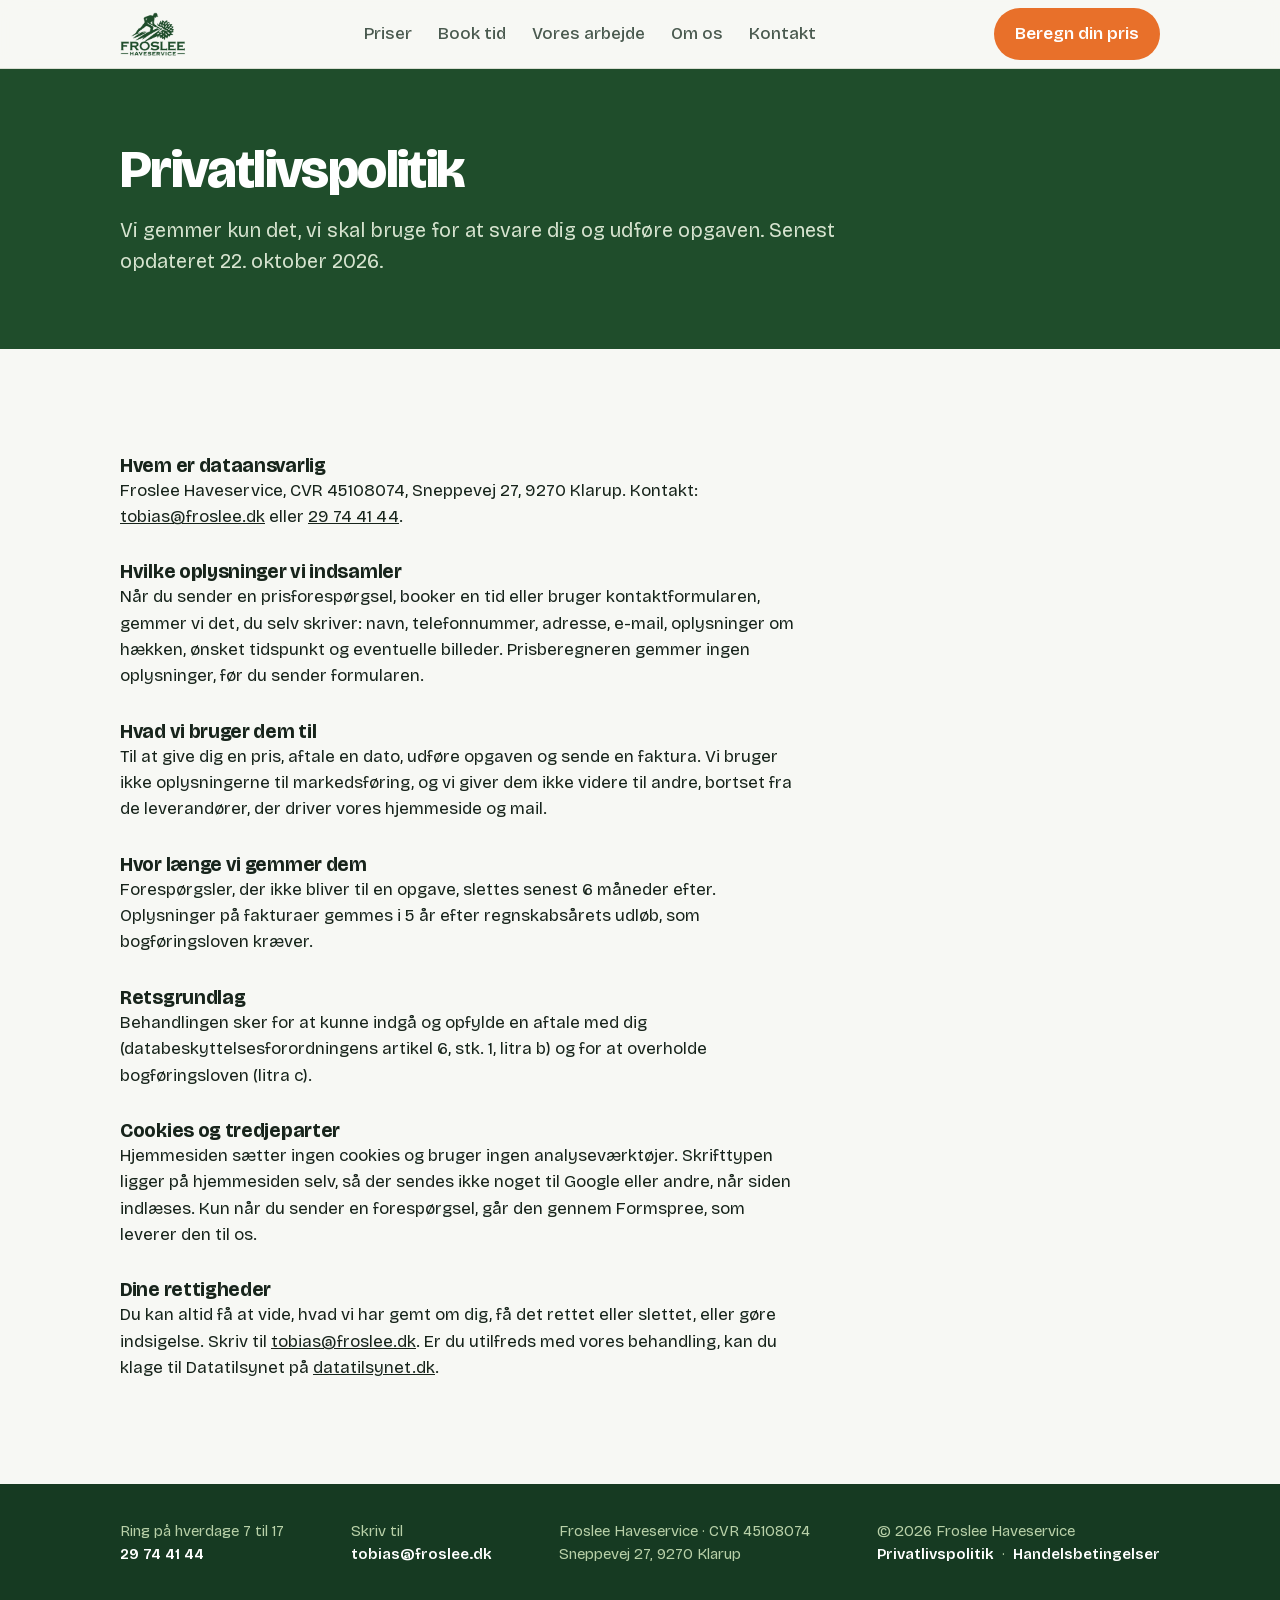
<file: privatliv.html>
<!doctype html>
<html lang="da">
<head>
<meta charset="utf-8">
<meta name="viewport" content="width=device-width, initial-scale=1">
<title>Privatlivspolitik · Froslee Haveservice</title>
<meta name="description" content="Sådan behandler Froslee Haveservice dine oplysninger, når du bruger prisberegneren, booker en tid eller kontakter os.">
<meta name="robots" content="noindex">
<link rel="stylesheet" href="fonts.css?v=202610250201">
<link rel="icon" type="image/png" sizes="32x32" href="img/favicon-32.png">
<link rel="apple-touch-icon" href="img/apple-touch-icon.png">
<meta name="theme-color" content="#1F4D2B">
<link rel="stylesheet" href="styles.css?v=202610250201">
</head>
<body>

<header>
  <div class="wrap nav">
    <a class="brand" href="/"><img src="img/logo-dark.png" alt="Froslee Haveservice"></a>
    <ul>
      <li><a href="/#priser">Priser</a></li>
      <li><a href="/#book">Book tid</a></li>
      <li><a href="/arbejde">Vores arbejde</a></li>
      <li><a href="/om-os">Om os</a></li>
      <li><a href="/#kontakt">Kontakt</a></li>
    </ul>
    <a class="btn btn-primary" href="/#beregn">Beregn din pris</a>
  </div>
</header>

<main>
<section class="page-hero">
  <div class="wrap" style="grid-template-columns:1fr">
    <div>
      <h1>Privatlivspolitik</h1>
      <p class="lede">Vi gemmer kun det, vi skal bruge for at svare dig og udføre opgaven. Senest opdateret 22. oktober 2026.</p>
    </div>
  </div>
</section>

<section>
  <div class="wrap">
    <div class="prose">
      <h3>Hvem er dataansvarlig</h3>
      <p>Froslee Haveservice, CVR 45108074, Sneppevej 27, 9270 Klarup. Kontakt: <a href="mailto:tobias@froslee.dk">tobias@froslee.dk</a> eller <a href="tel:+4529744144">29 74 41 44</a>.</p>

      <h3 style="margin-top:28px">Hvilke oplysninger vi indsamler</h3>
      <p>Når du sender en prisforespørgsel, booker en tid eller bruger kontaktformularen, gemmer vi det, du selv skriver: navn, telefonnummer, adresse, e-mail, oplysninger om hækken, ønsket tidspunkt og eventuelle billeder. Prisberegneren gemmer ingen oplysninger, før du sender formularen.</p>

      <h3 style="margin-top:28px">Hvad vi bruger dem til</h3>
      <p>Til at give dig en pris, aftale en dato, udføre opgaven og sende en faktura. Vi bruger ikke oplysningerne til markedsføring, og vi giver dem ikke videre til andre, bortset fra de leverandører, der driver vores hjemmeside og mail.</p>

      <h3 style="margin-top:28px">Hvor længe vi gemmer dem</h3>
      <p>Forespørgsler, der ikke bliver til en opgave, slettes senest 6 måneder efter. Oplysninger på fakturaer gemmes i 5 år efter regnskabsårets udløb, som bogføringsloven kræver.</p>

      <h3 style="margin-top:28px">Retsgrundlag</h3>
      <p>Behandlingen sker for at kunne indgå og opfylde en aftale med dig (databeskyttelsesforordningens artikel 6, stk. 1, litra b) og for at overholde bogføringsloven (litra c).</p>

      <h3 style="margin-top:28px">Cookies og tredjeparter</h3>
      <p>Hjemmesiden sætter ingen cookies og bruger ingen analyseværktøjer. Skrifttypen ligger på hjemmesiden selv, så der sendes ikke noget til Google eller andre, når siden indlæses. Kun når du sender en forespørgsel, går den gennem Formspree, som leverer den til os.</p>

      <h3 style="margin-top:28px">Dine rettigheder</h3>
      <p>Du kan altid få at vide, hvad vi har gemt om dig, få det rettet eller slettet, eller gøre indsigelse. Skriv til <a href="mailto:tobias@froslee.dk">tobias@froslee.dk</a>. Er du utilfreds med vores behandling, kan du klage til Datatilsynet på <a href="https://www.datatilsynet.dk">datatilsynet.dk</a>.</p>
    </div>
  </div>
</section>
</main>

<footer class="foot-min">
  <div class="wrap">
    <div><span>Ring på hverdage 7 til 17</span><a href="tel:+4529744144">29 74 41 44</a></div>
    <div><span>Skriv til</span><a href="mailto:tobias@froslee.dk">tobias@froslee.dk</a></div>
    <div><span>Froslee Haveservice · CVR 45108074</span>Sneppevej 27, 9270 Klarup</div>
    <div><span>© 2026 Froslee Haveservice</span><a href="/privatliv">Privatlivspolitik</a> &nbsp;·&nbsp; <a href="/handelsbetingelser">Handelsbetingelser</a></div>
  </div>
</footer>
</body>
</html>
</file>
<file: fonts.css>
@font-face{font-family:'Bricolage Grotesque';font-style:normal;font-weight:200 800;font-display:swap;src:url(fonts/bricolage-vietnamese.woff2) format('woff2');unicode-range:U+0102-0103, U+0110-0111, U+0128-0129, U+0168-0169, U+01A0-01A1, U+01AF-01B0, U+0300-0301, U+0303-0304, U+0308-0309, U+0323, U+0329, U+1EA0-1EF9, U+20AB;}
@font-face{font-family:'Bricolage Grotesque';font-style:normal;font-weight:200 800;font-display:swap;src:url(fonts/bricolage-latin-ext.woff2) format('woff2');unicode-range:U+0100-02BA, U+02BD-02C5, U+02C7-02CC, U+02CE-02D7, U+02DD-02FF, U+0304, U+0308, U+0329, U+1D00-1DBF, U+1E00-1E9F, U+1EF2-1EFF, U+2020, U+20A0-20AB, U+20AD-20C4, U+2113, U+2C60-2C7F, U+A720-A7FF;}
@font-face{font-family:'Bricolage Grotesque';font-style:normal;font-weight:200 800;font-display:swap;src:url(fonts/bricolage-latin.woff2) format('woff2');unicode-range:U+0000-00FF, U+0131, U+0152-0153, U+02BB-02BC, U+02C6, U+02DA, U+02DC, U+0304, U+0308, U+0329, U+2000-206F, U+20AC, U+2122, U+2191, U+2193, U+2212, U+2215, U+FEFF, U+FFFD;}
</file>
<file: styles.css>
:root{
    --green-900:#163A22;
    --green-800:#1F4D2B;
    --green-700:#2B6338;
    --leaf:#DCE8C8;
    --leaf-soft:#EEF3E4;
    --paper:#F7F8F4;
    --white:#FFFFFF;
    --ink:#17241B;
    --ink-2:#4A5A4F;
    --line:#D9DED3;
    --snor:#E8702A;
    --snor-dark:#C85A1A;
    --radius-l:20px;
    --radius-m:12px;
    --radius-s:8px;
    --max:1120px;
    --gutter:clamp(16px, 4vw, 40px);
  }
  *{box-sizing:border-box}
  html{scroll-behavior:smooth}
  @media (prefers-reduced-motion:reduce){html{scroll-behavior:auto} *{transition:none!important;animation:none!important}}
  body{
    margin:0;background:var(--paper);color:var(--ink);
    font-family:"Bricolage Grotesque",ui-sans-serif,system-ui,sans-serif;
    font-size:17px;line-height:1.55;-webkit-font-smoothing:antialiased;
  }
  h1,h2,h3{margin:0;font-weight:700;letter-spacing:-0.015em;line-height:1.08;font-variation-settings:"opsz" 96}
  h1{font-size:clamp(38px,6vw,66px);font-weight:800;letter-spacing:-0.03em}
  h2{font-size:clamp(28px,4vw,42px)}
  h3{font-size:20px;line-height:1.3}
  p{margin:0}
  a{color:inherit}
  button{font:inherit;cursor:pointer}
  .wrap{max-width:var(--max);margin:0 auto;padding:0 var(--gutter)}
  .lede{font-size:clamp(17px,2vw,20px);color:var(--ink-2);max-width:56ch}
  :focus-visible{outline:3px solid var(--snor);outline-offset:3px;border-radius:4px}
  .sr{position:absolute;width:1px;height:1px;overflow:hidden;clip:rect(0 0 0 0)}

  /* the guide line: the one decorative device */
  .snor{position:relative;height:2px;background:var(--snor);margin:0 auto;max-width:var(--max)}
  .snor::before,.snor::after{content:"";position:absolute;top:-5px;width:12px;height:12px;border-radius:50%;background:var(--snor)}
  .snor::before{left:0}.snor::after{right:0}

  /* header */
  header{position:sticky;top:0;z-index:20;background:rgba(247,248,244,.92);backdrop-filter:blur(10px);border-bottom:1px solid var(--line)}
  .nav{display:flex;align-items:center;justify-content:space-between;height:68px;gap:16px}
  .brand{display:flex;align-items:center;gap:10px;text-decoration:none;font-weight:700;font-size:18px;letter-spacing:-0.01em;white-space:nowrap}
  .brand img{height:44px;width:auto;display:block}
  .nav ul{display:flex;gap:26px;list-style:none;margin:0;padding:0}
  .nav ul a{text-decoration:none;color:var(--ink-2);font-weight:500}
  .nav ul a:hover{color:var(--ink)}
  .btn{display:inline-flex;align-items:center;justify-content:center;gap:8px;border-radius:999px;padding:12px 20px;font-weight:600;text-decoration:none;border:1.5px solid transparent;white-space:nowrap}
  .btn-primary{background:var(--snor);color:#fff}
  .btn-primary:hover{background:var(--snor-dark)}
  .btn-ghost{border-color:var(--green-800);color:var(--green-800);background:transparent}
  .btn-ghost:hover{background:var(--leaf-soft)}
  .btn-dark{background:var(--green-800);color:#fff}
  .btn-dark:hover{background:var(--green-900)}
  .btn-block{width:100%;padding:15px 20px;font-size:17px}
  @media (max-width:1000px){.nav ul{display:none}}
  @media (max-width:600px){.nav .btn{display:none}}

  /* hero */
  .hero{background:var(--green-800);color:#fff;padding:clamp(40px,7vw,88px) 0 clamp(48px,7vw,96px)}
  .hero .wrap{display:grid;grid-template-columns:minmax(0,1fr) minmax(0,520px);gap:clamp(32px,5vw,72px);align-items:start}
  .hero .lede{color:#D6E3CF}
  .hero-kicker{color:#B9D1A9;font-weight:500;margin-bottom:18px}
  .hero-points{list-style:none;margin:32px 0 0;padding:0;display:grid;gap:12px;color:#E8F0E1}
  .hero-points li{display:flex;gap:12px;align-items:flex-start}
  .hero-points li::before{content:"";flex:0 0 18px;height:2px;background:var(--snor);margin-top:13px}
  .hero-call{margin-top:36px;display:flex;gap:14px;flex-wrap:wrap;align-items:center;color:#D6E3CF}
  .hero-call a.tel{color:#fff;font-weight:700;text-decoration:none;font-size:20px;letter-spacing:-0.01em}
  @media (max-width:900px){.hero .wrap{grid-template-columns:1fr}}

  /* calculator */
  .calc{background:var(--white);color:var(--ink);border-radius:var(--radius-l);padding:clamp(20px,3vw,32px);box-shadow:0 24px 60px rgba(10,30,15,.25)}
  .calc-head{display:flex;justify-content:space-between;align-items:baseline;gap:12px;margin-bottom:18px}
  .calc-head h2{font-size:24px}
  .calc-head span{color:var(--ink-2);font-size:15px}
  .hedge{border:1.5px solid var(--line);border-radius:var(--radius-m);padding:18px;margin-bottom:12px;background:var(--paper)}
  .hedge-top{display:flex;justify-content:space-between;align-items:center;margin-bottom:14px}
  .hedge-top strong{font-size:17px}
  .hedge-top button{background:none;border:0;color:var(--ink-2);font-size:14px;padding:4px 6px;text-decoration:underline}
  .hedge-top button:disabled{visibility:hidden}
  .field{margin-bottom:14px}
  .field:last-child{margin-bottom:0}
  .field>label,.field>.lbl{display:block;font-weight:600;font-size:15px;margin-bottom:8px}
  .len{display:grid;grid-template-columns:1fr 92px;gap:14px;align-items:center}
  input[type=range]{width:100%;accent-color:var(--green-800);height:32px;margin:0}
  .num{display:flex;align-items:center;border:1.5px solid var(--line);border-radius:var(--radius-s);background:#fff;overflow:hidden}
  .num input{width:100%;border:0;padding:10px 0 10px 12px;font:inherit;font-weight:600;font-size:17px;min-width:0;background:transparent}
  .num input:focus{outline:none}
  .num span{padding:0 10px 0 2px;color:var(--ink-2);font-size:15px}
  .seg{display:grid;grid-template-columns:1fr 1fr;gap:8px}
  .seg label{position:relative}
  .seg input{position:absolute;opacity:0;inset:0}
  .seg span{display:flex;flex-direction:column;align-items:flex-start;border:1.5px solid var(--line);border-radius:var(--radius-s);padding:10px 12px;background:#fff;line-height:1.25}
  .seg span small{color:var(--ink-2);font-size:13px;margin-top:3px}
  .seg input:checked+span{border-color:var(--green-800);background:var(--leaf-soft);box-shadow:inset 0 0 0 1px var(--green-800)}
  .seg input:focus-visible+span{outline:3px solid var(--snor);outline-offset:2px}
  .hedge-sum{display:flex;justify-content:space-between;border-top:1px dashed var(--line);padding-top:12px;margin-top:16px;font-size:15px;color:var(--ink-2)}
  .hedge-sum b{color:var(--ink);font-size:17px}
  .add{background:none;border:1.5px dashed var(--green-800);color:var(--green-800);border-radius:var(--radius-s);padding:11px;width:100%;font-weight:600;margin-bottom:14px}
  .add:hover{background:var(--leaf-soft)}
  .check{display:flex;align-items:center;gap:12px;border:1.5px solid var(--line);border-radius:var(--radius-s);padding:12px 14px;background:#fff;cursor:pointer}
  .check input{width:20px;height:20px;accent-color:var(--green-800);margin:0}
  .check .grow{flex:1}
  .check small{display:block;color:var(--ink-2);font-size:13px}
  .total{margin-top:16px;background:var(--green-800);color:#fff;border-radius:var(--radius-m);padding:18px 20px}
  .total-row{display:flex;justify-content:space-between;align-items:baseline;gap:12px}
  .total-row .lbl{font-size:15px;color:#C9DBBE}
  .total-row .amt{font-size:clamp(30px,4vw,38px);font-weight:800;letter-spacing:-0.03em;line-height:1}
  .total ul{list-style:none;margin:12px 0 0;padding:12px 0 0;border-top:1px solid rgba(255,255,255,.18);display:grid;gap:4px;font-size:14px;color:#D6E3CF}
  .total ul li{display:flex;justify-content:space-between;gap:12px}
  .total ul li.note{color:#F2B38C;display:block}
  .total .fine{font-size:13px;color:#B9D1A9;margin-top:12px}
  details.req{margin-top:14px}
  details.req summary{list-style:none;cursor:pointer}
  details.req summary::-webkit-details-marker{display:none}
  details.req[open] summary .btn{display:none}
  .req-form{margin-top:14px;display:grid;gap:12px}
  .req-form h3{font-size:18px;margin-bottom:2px}
  .grid2{display:grid;grid-template-columns:1fr 1fr;gap:12px}
  @media (max-width:520px){.grid2{grid-template-columns:1fr}}
  .in label,.in .lbl-l{display:block;font-size:14px;font-weight:600;margin-bottom:6px}

  /* booking picker */
  .book{display:grid;gap:10px}
  .book .days{display:flex;gap:8px;overflow-x:auto;padding:2px 2px 6px;scrollbar-width:thin;-webkit-overflow-scrolling:touch}
  .book .day,.book .slot{border:1.5px solid var(--line);border-radius:var(--radius-s);background:#fff;padding:8px 10px;line-height:1.2;cursor:pointer;color:var(--ink);font:inherit;text-align:center}
  .book .day{flex:0 0 auto;min-width:66px}
  .book .day small,.book .slot small{display:block;font-size:12px;color:var(--ink-2);margin-top:2px}
  .book .day b{display:block;font-size:19px;font-weight:700;letter-spacing:-0.02em}
  .book .day span{font-size:12px;color:var(--ink-2)}
  .book .day[aria-pressed=true],.book .slot[aria-pressed=true]{border-color:var(--green-800);background:var(--leaf-soft);box-shadow:inset 0 0 0 1px var(--green-800)}
  .book .slots{display:grid;grid-template-columns:repeat(3,1fr);gap:8px}
  .book .slot{font-weight:600;font-size:15px}
  .book .picked{font-size:14px;color:var(--ink-2);margin:0}
  .book .picked b{color:var(--ink)}
  @media (max-width:420px){.book .slots{grid-template-columns:1fr}}

  .booksec{background:var(--white)}
  .booksec .wrap{display:grid;grid-template-columns:minmax(0,1fr) minmax(0,560px);gap:clamp(32px,5vw,72px);align-items:start}
  .bookform{background:var(--paper);border:1.5px solid var(--line);border-radius:var(--radius-l);padding:clamp(20px,3vw,28px);display:grid;gap:14px}
  .bookform h3{font-size:18px}
  .book-points{list-style:none;margin:24px 0 0;padding:0;display:grid;gap:12px;color:var(--ink-2)}
  .book-points li{display:flex;gap:12px;align-items:flex-start}
  .book-points li::before{content:"";flex:0 0 18px;height:2px;background:var(--snor);margin-top:13px}
  @media (max-width:900px){.booksec .wrap{grid-template-columns:1fr}}
  .in input,.in select,.in textarea{width:100%;border:1.5px solid var(--line);border-radius:var(--radius-s);padding:11px 12px;font:inherit;background:#fff;color:var(--ink)}
  .in input[type=file]{padding:8px;font-size:14px}
  .in small{display:block;color:var(--ink-2);font-size:13px;margin-top:5px}
  .hp{position:absolute;left:-9999px;top:-9999px}
  .sent{display:none;border:1.5px solid var(--green-700);background:var(--leaf-soft);border-radius:var(--radius-m);padding:18px;margin-top:14px}
  .sent.show{display:block}
  .sent h3{margin-bottom:6px}
  .sent p{color:var(--ink-2);font-size:15px}

  /* sections */
  section{padding:clamp(56px,8vw,104px) 0}
  .sec-head{max-width:62ch;margin-bottom:clamp(28px,4vw,44px)}
  .sec-head p{margin-top:12px}

  .prices{background:var(--white)}
  .price-table{width:100%;border-collapse:collapse;max-width:720px}
  .price-table th,.price-table td{text-align:left;padding:14px 0;border-bottom:1px solid var(--line);vertical-align:top}
  .price-table th{font-weight:600;font-size:15px;color:var(--ink-2)}
  .price-table td:last-child,.price-table th:last-child{text-align:right;white-space:nowrap}
  .price-table td b{font-size:19px;font-weight:700}
  .price-table td small{display:block;color:var(--ink-2);font-size:14px}
  .incl{margin-top:28px;display:grid;grid-template-columns:repeat(auto-fit,minmax(220px,1fr));gap:16px 32px;max-width:720px}
  .incl div{padding-left:18px;position:relative;color:var(--ink-2);font-size:15px}
  .incl div::before{content:"";position:absolute;left:0;top:11px;width:10px;height:2px;background:var(--snor)}
  .incl div b{display:block;color:var(--ink);font-size:16px}

  .steps ol{list-style:none;margin:0;padding:0;display:grid;grid-template-columns:repeat(3,1fr);gap:32px;counter-reset:s}
  .steps li{counter-increment:s;border-top:2px solid var(--green-800);padding-top:18px}
  .steps li::before{content:counter(s);display:inline-grid;place-items:center;width:30px;height:30px;border-radius:50%;background:var(--green-800);color:#fff;font-weight:700;font-size:15px;margin-bottom:14px}
  .steps li p{color:var(--ink-2);margin-top:8px;font-size:16px}
  @media (max-width:760px){.steps ol{grid-template-columns:1fr;gap:24px}}

  .reviews{background:var(--leaf)}
  .rev-grid{display:grid;grid-template-columns:repeat(3,1fr);gap:20px}
  .rev{background:var(--white);border-radius:var(--radius-m);padding:24px;display:flex;flex-direction:column;gap:14px}
  .rev q{quotes:"“" "”";font-size:17px;line-height:1.5}
  .rev q::before{color:var(--snor);font-weight:800}
  .rev footer{margin-top:auto;font-size:15px;color:var(--ink-2)}
  .rev footer b{color:var(--ink);display:block}
  .stars{color:var(--snor);letter-spacing:2px;font-size:15px}
  @media (max-width:860px){.rev-grid{grid-template-columns:1fr}}

  .faq-list{max-width:760px}
  .faq-list details{border-top:1px solid var(--line)}
  .faq-list details:last-child{border-bottom:1px solid var(--line)}
  .faq-list summary{cursor:pointer;padding:18px 40px 18px 0;font-weight:600;font-size:18px;list-style:none;position:relative}
  .faq-list summary::-webkit-details-marker{display:none}
  .faq-list summary::after{content:"+";position:absolute;right:4px;top:14px;font-size:26px;font-weight:400;color:var(--green-800)}
  .faq-list details[open] summary::after{content:"–"}
  .faq-list details p{padding:0 0 20px;color:var(--ink-2);max-width:62ch}

  .about{background:var(--white)}
  .about .wrap{display:grid;grid-template-columns:minmax(0,300px) minmax(0,1fr);gap:clamp(28px,5vw,64px);align-items:center}
  .portrait{aspect-ratio:4/5;border-radius:var(--radius-l);background:linear-gradient(160deg,var(--green-700),var(--green-900));position:relative;overflow:hidden}
  .portrait img{position:absolute;inset:0;width:100%;height:100%;object-fit:cover;display:block}
  .about-facts{display:flex;gap:32px;margin-top:24px;flex-wrap:wrap}
  .about-facts div b{display:block;font-size:30px;font-weight:800;letter-spacing:-0.03em;line-height:1}
  .about-facts div span{font-size:14px;color:var(--ink-2)}
  @media (max-width:760px){.about .wrap{grid-template-columns:1fr}.portrait{max-width:260px}}

  .contact{background:var(--green-900);color:#fff}
  .contact .wrap{display:grid;grid-template-columns:1fr 1fr;gap:48px}
  .contact h2{color:#fff}
  .contact p{color:#C9DBBE}
  .c-list{list-style:none;margin:28px 0 0;padding:0;display:grid;gap:18px}
  .c-list span{display:block;font-size:14px;color:#B9D1A9}
  .c-list a{color:#fff;text-decoration:none;font-weight:700;font-size:20px;letter-spacing:-0.01em}
  .c-list a:hover{text-decoration:underline;text-decoration-color:var(--snor)}
  .areas{display:flex;flex-wrap:wrap;gap:8px;margin-top:16px}
  .areas span{border:1px solid rgba(255,255,255,.25);border-radius:999px;padding:5px 12px;font-size:14px;color:#E8F0E1}
  .foot{border-top:1px solid rgba(255,255,255,.14);margin-top:48px;padding-top:24px;display:flex;justify-content:space-between;gap:16px;flex-wrap:wrap;font-size:14px;color:#B9D1A9}
  .foot a{color:#B9D1A9}
  @media (max-width:760px){.contact .wrap{grid-template-columns:1fr;gap:32px}}

  /* mobile sticky action */
  .sticky-cta{display:none}
  @media (max-width:900px){
    .sticky-cta{display:flex;position:fixed;bottom:0;left:0;right:0;z-index:30;background:#fff;border-top:1px solid var(--line);padding:10px 16px calc(10px + env(safe-area-inset-bottom));gap:10px}
    .sticky-cta .btn{flex:1;padding:13px 10px}
    body{padding-bottom:72px}
  }

  /* subpages */
  .btn-light{border-color:#B9D1A9;color:#fff}
  .btn-light:hover{background:rgba(255,255,255,.1)}
  .page-hero{background:var(--green-800);color:#fff;padding:clamp(40px,6vw,72px) 0}
  .page-hero h1{font-size:clamp(34px,5vw,54px)}
  .page-hero .lede{color:#D6E3CF;margin-top:16px}
  .page-hero .wrap{display:grid;grid-template-columns:minmax(0,1fr) minmax(0,380px);gap:clamp(28px,5vw,64px);align-items:center}
  .page-hero .portrait{box-shadow:0 24px 60px rgba(10,30,15,.3)}
  @media (max-width:760px){.page-hero .wrap{grid-template-columns:1fr}.page-hero .portrait{max-width:300px}}

  .work{display:grid;grid-template-columns:minmax(0,1fr) minmax(0,1fr);gap:36px 32px}
  .work figure{margin:0;min-width:0}
  .work figcaption{margin-top:12px;color:var(--ink-2);font-size:15px;max-width:52ch}
  .work figcaption b{display:block;color:var(--ink);font-size:17px}
  .compare{position:relative;aspect-ratio:4/3;border-radius:var(--radius-m);overflow:hidden;background:var(--leaf);user-select:none;-webkit-user-select:none;touch-action:pan-y}
  .compare img{position:absolute;inset:0;width:100%;height:100%;object-fit:cover;display:block;pointer-events:none}
  .compare .before{clip-path:inset(0 calc(100% - var(--pos,50%)) 0 0)}
  .compare .handle{position:absolute;top:0;bottom:0;left:var(--pos,50%);width:2px;margin-left:-1px;background:var(--snor);pointer-events:none}
  .compare .handle::after{content:"◂ ▸";position:absolute;top:50%;left:50%;width:44px;height:44px;border-radius:50%;background:var(--snor);color:#fff;font-size:15px;font-weight:700;letter-spacing:1px;display:grid;place-items:center;transform:translate(-50%,-50%);box-shadow:0 2px 10px rgba(0,0,0,.3)}
  .compare input{position:absolute;inset:0;width:100%;height:100%;opacity:0;cursor:ew-resize;margin:0}
  .compare .tag{position:absolute;top:12px;padding:4px 10px;border-radius:999px;font-size:13px;font-weight:600;background:rgba(23,36,27,.75);color:#fff;pointer-events:none}
  .compare .tag.l{left:12px}.compare .tag.r{right:12px}
  .compare:focus-within{outline:3px solid var(--snor);outline-offset:3px}
  .pair{display:grid;grid-template-columns:minmax(0,1fr) minmax(0,1fr);gap:8px;aspect-ratio:4/3;min-width:0;border-radius:var(--radius-m);overflow:hidden;background:var(--leaf)}
  .pair img{width:100%;height:100%;min-width:0;object-fit:cover;display:block}
  @media (max-width:860px){.work{grid-template-columns:1fr}}

  .values{display:grid;grid-template-columns:repeat(3,1fr);gap:32px}
  .values div{border-top:2px solid var(--green-800);padding-top:18px}
  .values p{color:var(--ink-2);margin-top:8px;font-size:16px}
  @media (max-width:760px){.values{grid-template-columns:1fr;gap:24px}}
  .prose{max-width:62ch}
  .prose p+p{margin-top:16px}

  .cta-band{background:var(--leaf)}
  .cta-band .wrap{display:flex;align-items:center;justify-content:space-between;gap:24px;flex-wrap:wrap}
  .cta-band h2{font-size:clamp(24px,3vw,32px)}
  .cta-band p{color:var(--ink-2);margin-top:6px}

  .foot-min{background:var(--green-900);color:#B9D1A9;padding:36px 0;font-size:15px}
  .foot-min .wrap{display:flex;justify-content:space-between;gap:16px 32px;flex-wrap:wrap;align-items:center}
  .foot-min a{color:#fff;text-decoration:none;font-weight:600}
  .foot-min a:hover{text-decoration:underline;text-decoration-color:var(--snor)}
  .foot-min span{display:block}

/* Work page gallery */
.gallery{display:grid;grid-template-columns:repeat(3,1fr);gap:16px;margin-top:28px}
.gallery img{width:100%;aspect-ratio:4/3;object-fit:cover;border-radius:var(--radius-m);display:block;background:var(--leaf)}
@media (max-width:760px){.gallery{grid-template-columns:1fr 1fr;gap:10px}}
</file>
